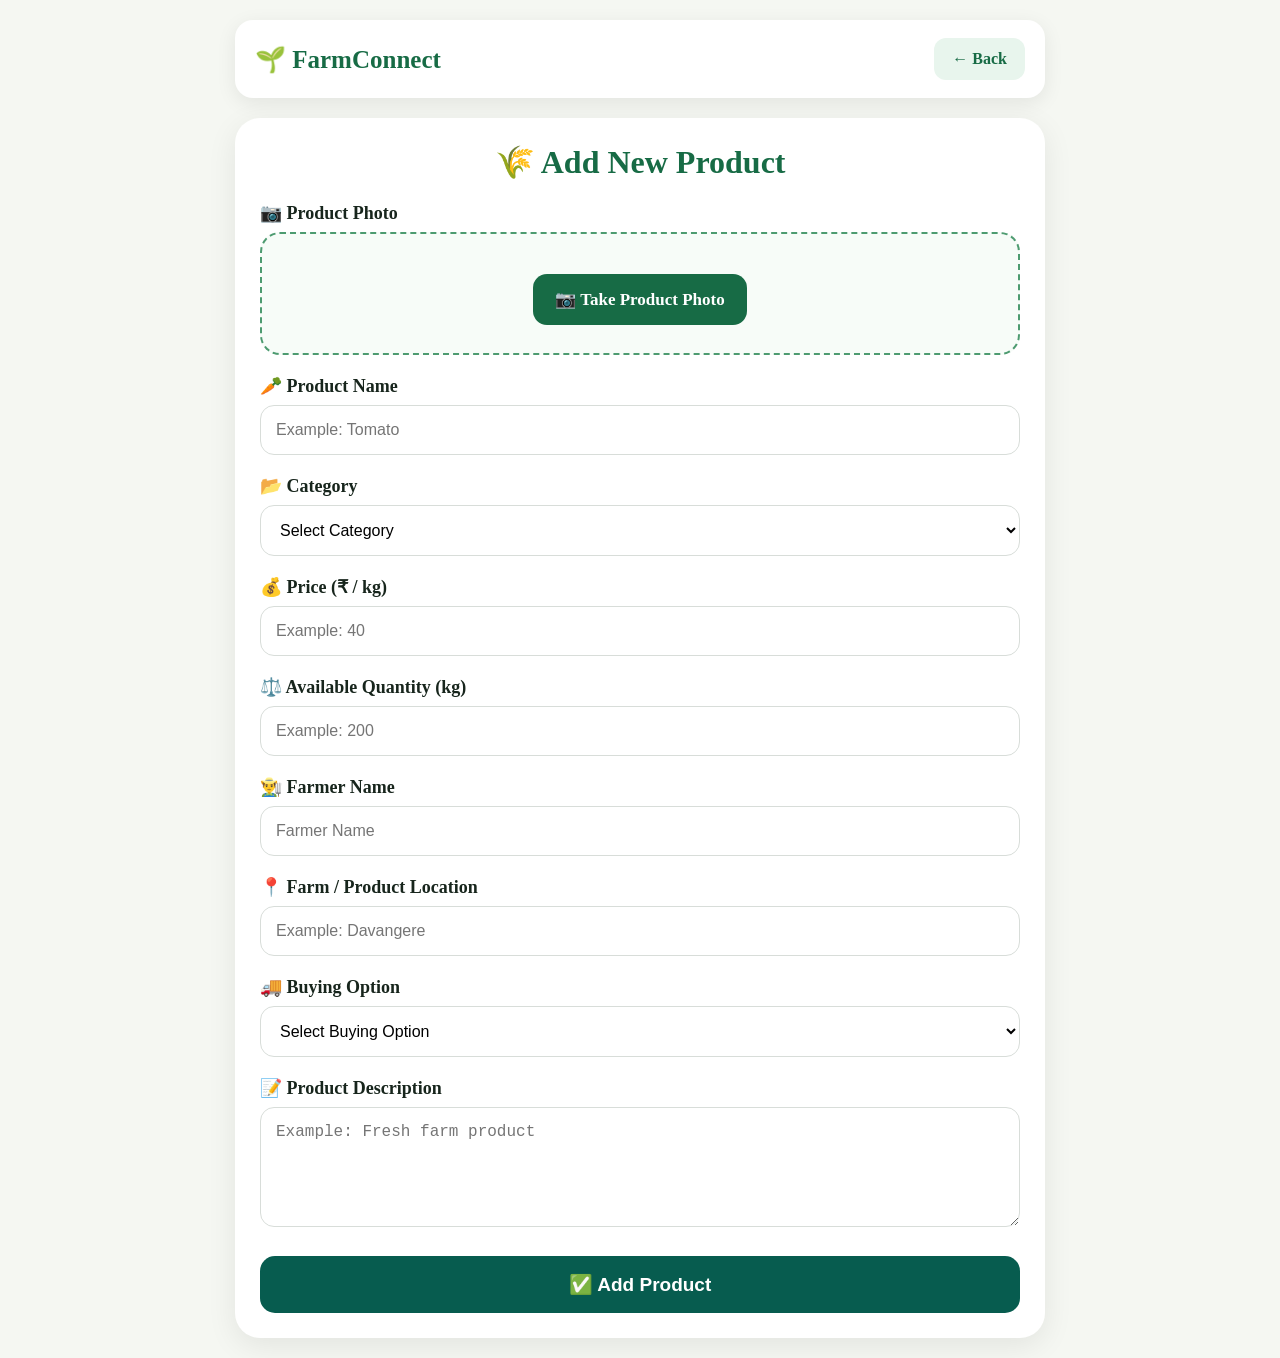
<file: add-product.html>
<!DOCTYPE html>
<html lang="en">
<head>
<meta charset="UTF-8">
<meta name="viewport" content="width=device-width, initial-scale=1.0">

<title>Add Product - FarmConnect</title>

<style>
*{
    box-sizing:border-box;
}

body{
    margin:0;
    font-family:Georgia,serif;
    background:#f5f7f2;
    color:#17251c;
}

.page{
    max-width:850px;
    margin:auto;
    padding:20px;
}

.header{
    display:flex;
    justify-content:space-between;
    align-items:center;
    background:white;
    padding:18px 20px;
    border-radius:18px;
    margin-bottom:20px;
    box-shadow:0 5px 20px rgba(0,0,0,.08);
}

.logo{
    color:#176b45;
    font-size:25px;
    font-weight:bold;
}

.back{
    text-decoration:none;
    background:#e8f5ed;
    color:#176b45;
    padding:12px 18px;
    border-radius:12px;
    font-weight:bold;
}

.card{
    background:white;
    padding:25px;
    border-radius:25px;
    box-shadow:0 8px 30px rgba(0,0,0,.08);
}

h1{
    text-align:center;
    color:#176b45;
    margin-top:0;
}

label{
    display:block;
    font-size:18px;
    font-weight:bold;
    margin:20px 0 8px;
}

input,select,textarea{
    width:100%;
    padding:15px;
    border:1px solid #d8ddd9;
    border-radius:14px;
    font-size:16px;
    background:#fff;
}

textarea{
    min-height:120px;
    resize:vertical;
}

.camera-box{
    border:2px dashed #4d9b70;
    border-radius:20px;
    padding:20px;
    text-align:center;
    background:#f7fcf8;
}

.camera-button{
    display:inline-block;
    background:#176b45;
    color:white;
    padding:15px 22px;
    border-radius:14px;
    font-weight:bold;
    cursor:pointer;
    font-size:17px;
}

#imagePreview{
    width:100%;
    max-height:260px;
    object-fit:contain;
    margin-top:15px;
    border-radius:15px;
    display:none;
    background:#eef3ef;
}

.add-btn{
    width:100%;
    margin-top:25px;
    padding:17px;
    border:none;
    border-radius:15px;
    background:#075c4f;
    color:white;
    font-size:19px;
    font-weight:bold;
    cursor:pointer;
}

.add-btn:active{
    transform:scale(.98);
}

.pageEnter{
    animation:pageIn .55s ease;
}

@keyframes pageIn{
    from{
        opacity:0;
        transform:translateY(35px);
    }
    to{
        opacity:1;
        transform:translateY(0);
    }
}

@media(max-width:600px){

    .page{
        padding:12px;
    }

    .card{
        padding:18px;
    }

    .logo{
        font-size:21px;
    }

    label{
        font-size:17px;
    }
}
</style>
</head>

<body class="pageEnter">

<div class="page">

    <div class="header">
        <div class="logo">🌱 FarmConnect</div>

        <a href="farmer.html" class="back">
            ← Back
        </a>
    </div>


    <div class="card">

        <h1>🌾 Add New Product</h1>


        <!-- CAMERA -->
        <label>📷 Product Photo</label>

        <div class="camera-box">

            <label
                for="productImageInput"
                class="camera-button">
                📷 Take Product Photo
            </label>

            <input
                type="file"
                id="productImageInput"
                accept="image/*"
                capture="environment"
                style="display:none;"
            >

            <img
                id="imagePreview"
                alt="Product Preview"
            >

        </div>


        <!-- PRODUCT NAME -->
        <label>🥕 Product Name</label>

        <input
            type="text"
            id="productName"
            placeholder="Example: Tomato"
        >


        <!-- CATEGORY -->
        <label>📂 Category</label>

        <select id="productCategory">

            <option value="">
                Select Category
            </option>

            <option value="fruits">
                Fruits
            </option>

            <option value="vegetables">
                Vegetables
            </option>

            <option value="grains">
                Grains
            </option>

        </select>


        <!-- PRICE -->
        <label>💰 Price (₹ / kg)</label>

        <input
            type="number"
            id="productPrice"
            placeholder="Example: 40"
            min="1"
        >


        <!-- QUANTITY -->
        <label>⚖️ Available Quantity (kg)</label>

        <input
            type="number"
            id="productQuantity"
            placeholder="Example: 200"
            min="1"
        >


        <!-- FARMER -->
        <label>👨‍🌾 Farmer Name</label>

        <input
            type="text"
            id="farmerName"
            placeholder="Farmer Name"
        >


        <!-- LOCATION -->
        <label>📍 Farm / Product Location</label>

        <input
            type="text"
            id="productLocation"
            placeholder="Example: Davangere"
        >


        <!-- BUYING OPTION -->
        <label>🚚 Buying Option</label>

        <select id="buyingOption">

            <option value="">
                Select Buying Option
            </option>

            <option value="self">
                🧺 Self Buying / Pickup
            </option>

            <option value="delivery">
                🚚 Delivery Available
            </option>

        </select>


        <!-- DESCRIPTION -->
        <label>📝 Product Description</label>

        <textarea
            id="productDescription"
            placeholder="Example: Fresh farm product"
        ></textarea>


        <!-- BUTTON -->
        <button
            class="add-btn"
            id="addProductBtn"
            type="button"
        >
            ✅ Add Product
        </button>

    </div>

</div>


<script>

/* =========================================
   GLOBAL PHOTO VARIABLE
========================================= */

let compressedImage = "";


/* =========================================
   CAMERA PHOTO
========================================= */

document
.getElementById("productImageInput")
.addEventListener("change", function(event){

    const file = event.target.files[0];

    if(!file){
        return;
    }

    if(!file.type.startsWith("image/")){
        alert("Please select a valid image.");
        return;
    }

    const reader = new FileReader();

    reader.onload = function(e){

        const preview =
            document.getElementById("imagePreview");

        preview.src = e.target.result;
        preview.style.display = "block";

        compressImage(file);
    };

    reader.onerror = function(){

        alert("Unable to read photo. Please try again.");

    };

    reader.readAsDataURL(file);

});


/* =========================================
   COMPRESS PHOTO
   VERY SMALL IMAGE
========================================= */

function compressImage(file){

    const reader = new FileReader();

    reader.onload = function(event){

        const img = new Image();

        img.onload = function(){

            const canvas =
                document.createElement("canvas");

            /*
             * SMALL SIZE
             * This prevents localStorage problems.
             */

            const MAX_SIZE = 350;

            let width = img.width;
            let height = img.height;


            if(width > height){

                if(width > MAX_SIZE){

                    height =
                        Math.round(
                            height * MAX_SIZE / width
                        );

                    width = MAX_SIZE;
                }

            }else{

                if(height > MAX_SIZE){

                    width =
                        Math.round(
                            width * MAX_SIZE / height
                        );

                    height = MAX_SIZE;
                }

            }


            canvas.width = width;
            canvas.height = height;


            const ctx =
                canvas.getContext("2d");

            ctx.drawImage(
                img,
                0,
                0,
                width,
                height
            );


            /*
             * LOW JPEG QUALITY
             * Small storage size
             */

            compressedImage =
                canvas.toDataURL(
                    "image/jpeg",
                    0.35
                );

        };


        img.onerror = function(){

            compressedImage = "";

        };


        img.src = event.target.result;

    };


    reader.onerror = function(){

        compressedImage = "";

    };


    reader.readAsDataURL(file);
}


/* =========================================
   ADD PRODUCT
========================================= */

document
.getElementById("addProductBtn")
.addEventListener("click", function(){

    const name =
        document
        .getElementById("productName")
        .value
        .trim();

    const category =
        document
        .getElementById("productCategory")
        .value;

    const price =
        document
        .getElementById("productPrice")
        .value;

    const quantity =
        document
        .getElementById("productQuantity")
        .value;

    const farmer =
        document
        .getElementById("farmerName")
        .value
        .trim();

    const location =
        document
        .getElementById("productLocation")
        .value
        .trim();

    const option =
        document
        .getElementById("buyingOption")
        .value;

    const description =
        document
        .getElementById("productDescription")
        .value
        .trim();


    /* =====================================
       VALIDATION
    ===================================== */

    if(!name){

        alert("Please enter product name.");
        return;

    }


    if(!category){

        alert("Please select category.");
        return;

    }


    if(!price || Number(price) <= 0){

        alert("Please enter valid price.");
        return;

    }


    if(!quantity || Number(quantity) <= 0){

        alert("Please enter valid quantity.");
        return;

    }


    if(!farmer){

        alert("Please enter farmer name.");
        return;

    }


    if(!location){

        alert("Please enter product location.");
        return;

    }


    if(!option){

        alert("Please select buying option.");
        return;

    }


    /* =====================================
       WAIT FOR PHOTO COMPRESSION
    ===================================== */

    const button =
        document.getElementById("addProductBtn");

    button.disabled = true;

    button.innerText =
        "⏳ Saving Product...";


    setTimeout(function(){

        saveProduct();

    }, 300);

});


/* =========================================
   SAVE PRODUCT
========================================= */

function saveProduct(){

    const name =
        document
        .getElementById("productName")
        .value
        .trim();

    const category =
        document
        .getElementById("productCategory")
        .value;

    const price =
        Number(
            document
            .getElementById("productPrice")
            .value
        );

    const quantity =
        Number(
            document
            .getElementById("productQuantity")
            .value
        );

    const farmer =
        document
        .getElementById("farmerName")
        .value
        .trim();

    const location =
        document
        .getElementById("productLocation")
        .value
        .trim();

    const option =
        document
        .getElementById("buyingOption")
        .value;

    const description =
        document
        .getElementById("productDescription")
        .value
        .trim();


    /* =====================================
       PRODUCT OBJECT
    ===================================== */

    const product = {

        id:
            "farmer_" +
            Date.now(),

        name:name,

        category:category,

        price:price,

        quantity:quantity,

        farmer:farmer,

        location:location,

        distance:"Nearby",

        option:option,

        description:
            description || "Fresh farm product",

        emoji:
            category === "fruits"
            ? "🍎"
            : category === "vegetables"
            ? "🥕"
            : "🌾",

        farmerProduct:true,

        /*
         * COMPRESSED IMAGE
         */

        image:
            compressedImage || ""

    };


    /* =====================================
       GET OLD PRODUCTS
    ===================================== */

    localStorage.removeItem("farmConnectProducts");

    let products = [];

    try{

        const oldData =
            localStorage.getItem(
                "farmConnectProducts"
            );

        if(oldData){

            const parsed =
                JSON.parse(oldData);

            if(Array.isArray(parsed)){

                products = parsed;

            }

        }

    }catch(error){

        products = [];

    }


    /* =====================================
       REMOVE VERY LARGE OLD IMAGES
       ONLY OLD FARMER PRODUCTS
    ===================================== */

    products =
        products.map(function(item){

            if(
                item &&
                item.farmerProduct === true
            ){

                /*
                 * Keep only if reasonably small.
                 * This prevents old huge photos
                 * from filling storage.
                 */

                if(
                    typeof item.image === "string" &&
                    item.image.length > 250000
                ){

                    item.image = "";

                }

            }

            return item;

        });


    products.push(product);


    /* =====================================
       SAVE
    ===================================== */

    try{

        localStorage.setItem(
            "farmConnectProducts",
            JSON.stringify(products)
        );


        alert(
            "✅ Product added successfully!"
        );


        window.location.href =
            "farmer-products.html";


    }catch(error){

        /*
         * If browser is already full,
         * remove old farmer images and retry.
         */

        try{

            products =
                products.map(function(item){

                    if(
                        item &&
                        item.farmerProduct === true
                    ){

                        item.image = "";

                    }

                    return item;

                });


            localStorage.setItem(
                "farmConnectProducts",
                JSON.stringify(products)
            );


            alert(
                "✅ Product added successfully!\n\n" +
                "Old large photos were removed to free storage."
            );


            window.location.href =
                "farmer-products.html";


        }catch(secondError){

            alert(
                "Storage full.\n\n" +
                "Please open Farmer Products and delete old products, then try again."
            );


            const button =
                document
                .getElementById("addProductBtn");

            button.disabled = false;

            button.innerText =
                "✅ Add Product";

        }

    }

}

</script>

</body>
  </html>
</file>
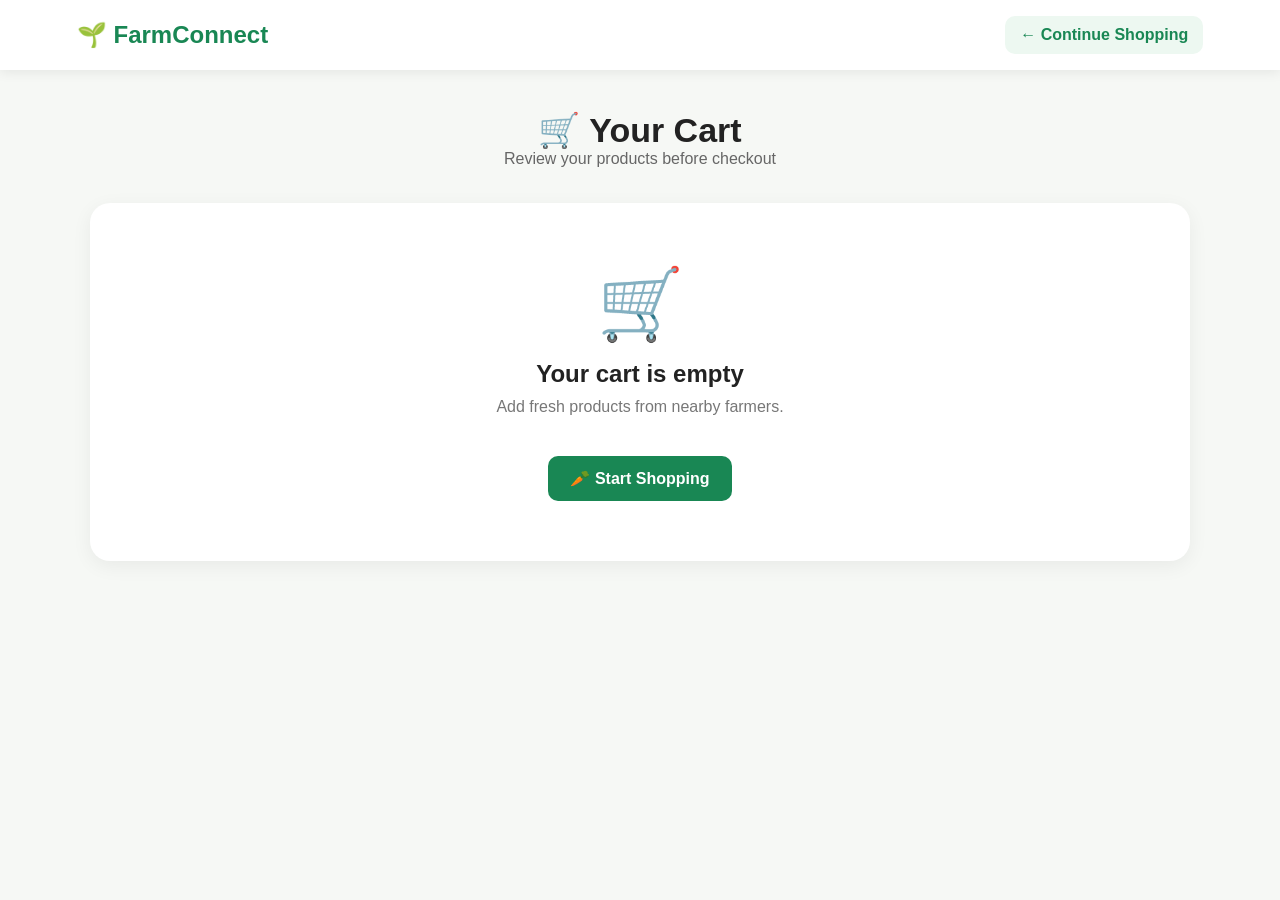
<file: cart.html>
<!DOCTYPE html>
<html lang="en">

<head>

    <meta charset="UTF-8">

    <meta
        name="viewport"
        content="width=device-width, initial-scale=1.0">

    <title>FarmConnect | Cart</title>

    <link
        rel="stylesheet"
        href="css/style.css">

    <style>

        * {
            box-sizing: border-box;
        }

        body {
            margin: 0;
            font-family: Arial, sans-serif;
            background: #f6f8f5;
            color: #222;
            animation: pageEnter 0.55s ease-out;
        }

        @keyframes pageEnter {

            from {
                opacity: 0;
                transform: translateY(70px);
            }

            to {
                opacity: 1;
                transform: translateY(0);
            }

        }

        /* =========================
           HEADER
        ========================= */

        .topbar {

            background: white;

            padding: 16px 6%;

            display: flex;

            justify-content: space-between;

            align-items: center;

            box-shadow:
                0 2px 12px
                rgba(0,0,0,0.08);

            position: sticky;

            top: 0;

            z-index: 100;

        }

        .logo {

            color: #198754;

            font-size: 24px;

            font-weight: bold;

        }

        .back-btn {

            text-decoration: none;

            background: #edf8f1;

            color: #198754;

            padding: 10px 15px;

            border-radius: 10px;

            font-weight: bold;

        }

        /* =========================
           MAIN
        ========================= */

        .cart-container {

            width: 92%;

            max-width: 1100px;

            margin: 40px auto 70px;

        }

        .page-title {

            text-align: center;

            margin-bottom: 35px;

        }

        .page-title h1 {

            margin: 0;

            font-size: 34px;

        }

        .page-title p {

            color: #666;

        }

        /* =========================
           CART LAYOUT
        ========================= */

        .cart-layout {

            display: grid;

            grid-template-columns:
                1fr 350px;

            gap: 25px;

            align-items: start;

        }

        /* =========================
           CART ITEMS
        ========================= */

        .cart-items {

            display: grid;

            gap: 15px;

        }

        .cart-item {

            background: white;

            border-radius: 18px;

            padding: 18px;

            display: grid;

            grid-template-columns:
                100px 1fr auto;

            gap: 18px;

            align-items: center;

            box-shadow:
                0 4px 15px
                rgba(0,0,0,0.07);

        }

        .item-image {

            width: 100px;

            height: 100px;

            border-radius: 14px;

            background: #edf5ec;

            display: flex;

            align-items: center;

            justify-content: center;

            overflow: hidden;

        }

        .item-image img {

            width: 100%;

            height: 100%;

            object-fit: cover;

        }

        .item-emoji {

            font-size: 48px;

        }

        .item-name {

            margin: 0 0 7px;

            font-size: 20px;

        }

        .item-price {

            color: #198754;

            font-weight: bold;

            font-size: 17px;

            margin-bottom: 7px;

        }

        .item-info {

            color: #777;

            font-size: 13px;

            margin: 4px 0;

        }

        /* =========================
           QUANTITY
        ========================= */

        .quantity-control {

            display: flex;

            align-items: center;

            width: fit-content;

            border: 1px solid #ddd;

            border-radius: 9px;

            overflow: hidden;

            margin-top: 10px;

        }

        .quantity-control button {

            width: 34px;

            height: 34px;

            border: none;

            background: #f3f3f3;

            font-size: 19px;

            cursor: pointer;

        }

        .quantity-value {

            width: 40px;

            text-align: center;

            font-weight: bold;

        }

        /* =========================
           RIGHT SIDE
        ========================= */

        .cart-summary {

            background: white;

            border-radius: 20px;

            padding: 25px;

            box-shadow:
                0 5px 20px
                rgba(0,0,0,0.08);

            position: sticky;

            top: 90px;

        }

        .cart-summary h2 {

            margin-top: 0;

        }

        .summary-row {

            display: flex;

            justify-content: space-between;

            padding: 10px 0;

            color: #666;

        }

        .total-row {

            display: flex;

            justify-content: space-between;

            padding: 17px 0;

            border-top: 1px solid #eee;

            margin-top: 10px;

            font-size: 20px;

            font-weight: bold;

        }

        .total-price {

            color: #198754;

        }

        .checkout-btn {

            width: 100%;

            border: none;

            background: #198754;

            color: white;

            padding: 15px;

            border-radius: 12px;

            font-size: 16px;

            font-weight: bold;

            cursor: pointer;

            margin-top: 10px;

        }

        .checkout-btn:hover {

            background: #146c43;

        }

        .continue-btn {

            width: 100%;

            border: none;

            background: #f1f1f1;

            color: #555;

            padding: 13px;

            border-radius: 12px;

            font-weight: bold;

            cursor: pointer;

            margin-top: 10px;

        }

        /* =========================
           REMOVE
        ========================= */

        .remove-btn {

            border: none;

            background: #fff0f0;

            color: #dc3545;

            padding: 8px 12px;

            border-radius: 8px;

            cursor: pointer;

            font-weight: bold;

            margin-top: 10px;

        }

        /* =========================
           EMPTY CART
        ========================= */

        .empty-cart {

            background: white;

            border-radius: 20px;

            padding: 60px 20px;

            text-align: center;

            box-shadow:
                0 5px 20px
                rgba(0,0,0,0.06);

        }

        .empty-icon {

            font-size: 70px;

            margin-bottom: 15px;

        }

        .empty-cart h2 {

            margin: 0 0 10px;

        }

        .empty-cart p {

            color: #777;

        }

        .shop-btn {

            display: inline-block;

            margin-top: 15px;

            text-decoration: none;

            background: #198754;

            color: white;

            padding: 13px 22px;

            border-radius: 10px;

            font-weight: bold;

        }

        /* =========================
           MOBILE
        ========================= */

        @media(max-width: 800px) {

            .cart-layout {

                grid-template-columns: 1fr;

            }

            .cart-summary {

                position: static;

            }

        }

        @media(max-width: 550px) {

            .logo {

                font-size: 20px;

            }

            .cart-item {

                grid-template-columns:
                    80px 1fr;

                gap: 12px;

            }

            .item-image {

                width: 80px;

                height: 80px;

            }

            .item-emoji {

                font-size: 38px;

            }

            .item-actions {

                grid-column: 1 / -1;

                display: flex;

                justify-content: space-between;

                align-items: center;

            }

            .page-title h1 {

                font-size: 28px;

            }

        }

    </style>

</head>


<body>


<!-- =========================
     HEADER
========================= -->

<header class="topbar">

    <div class="logo">

        🌱 FarmConnect

    </div>

    <a
        href="customer.html"
        class="back-btn">

        ← Continue Shopping

    </a>

</header>



<!-- =========================
     MAIN
========================= -->

<main class="cart-container">


    <section class="page-title">

        <h1>

            🛒 Your Cart

        </h1>

        <p>

            Review your products before checkout

        </p>

    </section>



    <div
        id="emptyCart"
        class="empty-cart"
        style="display:none;">

        <div class="empty-icon">

            🛒

        </div>

        <h2>

            Your cart is empty

        </h2>

        <p>

            Add fresh products from nearby farmers.

        </p>

        <a
            href="products.html"
            class="shop-btn">

            🥕 Start Shopping

        </a>

    </div>



    <div
        id="cartLayout"
        class="cart-layout">


        <!-- =====================
             CART ITEMS
        ====================== -->

        <section
            id="cartItems"
            class="cart-items">

        </section>



        <!-- =====================
             SUMMARY
        ====================== -->

        <aside class="cart-summary">

            <h2>

                Order Summary

            </h2>


            <div class="summary-row">

                <span>

                    Items

                </span>

                <span id="itemCount">

                    0

                </span>

            </div>


            <div class="summary-row">

                <span>

                    Subtotal

                </span>

                <span id="subtotal">

                    ₹0

                </span>

            </div>


            <div class="summary-row">

                <span>

                    Delivery

                </span>

                <span id="deliveryCharge">

                    ₹0

                </span>

            </div>


            <div class="total-row">

                <span>

                    Total

                </span>

                <span
                    id="totalPrice"
                    class="total-price">

                    ₹0

                </span>

            </div>


            <button
                class="checkout-btn"
                onclick="goToCheckout()">

                Proceed to Checkout →

            </button>


            <button
                class="continue-btn"
                onclick="continueShopping()">

                ← Continue Shopping

            </button>

        </aside>


    </div>


</main>



<script>


// ========================================
// LOAD CART
// ========================================

let cart = [];



function loadCart() {


    try {

        cart =
            JSON.parse(
                localStorage.getItem(
                    "farmConnectCart"
                )
            ) || [];

    }

    catch(error) {

        console.error(
            "Cart loading error:",
            error
        );

        cart = [];

    }


    renderCart();

}



// ========================================
// RENDER CART
// ========================================

function renderCart() {


    const cartItems =
        document.getElementById(
            "cartItems"
        );


    const cartLayout =
        document.getElementById(
            "cartLayout"
        );


    const emptyCart =
        document.getElementById(
            "emptyCart"
        );


    if (!cart.length) {

        cartLayout.style.display =
            "none";

        emptyCart.style.display =
            "block";

        return;

    }


    cartLayout.style.display =
        "grid";

    emptyCart.style.display =
        "none";


    cartItems.innerHTML = "";


    let subtotal = 0;

    let totalItems = 0;


    cart.forEach(function(item, index) {


        const price =
            Number(item.price) || 0;


        const quantity =
            Number(item.quantity) || 1;


        const itemTotal =
            price * quantity;


        subtotal += itemTotal;

        totalItems += quantity;



        let imageHTML;


        if (item.image) {

            imageHTML = `

                <img
                    src="${item.image}"
                    alt="${item.name}"
                    onerror="
                        this.style.display='none';
                    "
                >

            `;

        }

        else {

            imageHTML = `

                <div class="item-emoji">

                    ${item.emoji || "🌾"}

                </div>

            `;

        }



        const optionText =
            item.option === "delivery"

                ? "🚚 Delivery Available"

                : "🛍️ Self Buying";



        cartItems.innerHTML += `

            <div class="cart-item">


                <div class="item-image">

                    ${imageHTML}

                </div>


                <div>


                    <h3 class="item-name">

                        ${item.name}

                    </h3>


                    <div class="item-price">

                        ₹${price}/kg

                    </div>


                    <div class="item-info">

                        👨‍🌾 ${item.farmer || "Local Farmer"}

                    </div>


                    <div class="item-info">

                        📍 ${item.location || "Davangere"}

                    </div>


                    <div class="item-info">

                        ${optionText}

                    </div>


                    <div class="quantity-control">


                        <button
                            onclick="
                                decreaseCartQuantity(${index})
                            ">

                            −

                        </button>


                        <span class="quantity-value">

                            ${quantity}

                        </span>


                        <button
                            onclick="
                                increaseCartQuantity(${index})
                            ">

                            +

                        </button>


                    </div>


                </div>


                <div class="item-actions">


                    <strong>

                        ₹${itemTotal}

                    </strong>


                    <br>


                    <button
                        class="remove-btn"
                        onclick="
                            removeFromCart(${index})
                        ">

                        🗑 Remove

                    </button>


                </div>


            </div>

        `;

    });



    // SUMMARY

    document.getElementById(
        "itemCount"
    ).innerText =
        totalItems;


    document.getElementById(
        "subtotal"
    ).innerText =
        "₹" + subtotal;


    // Demo delivery charge

    let deliveryCharge = 0;


    const hasDelivery =
        cart.some(function(item) {

            return item.option === "delivery";

        });


    if (hasDelivery) {

        deliveryCharge = 40;

    }


    document.getElementById(
        "deliveryCharge"
    ).innerText =
        deliveryCharge === 0
            ? "Free"
            : "₹" + deliveryCharge;


    const total =
        subtotal + deliveryCharge;


    document.getElementById(
        "totalPrice"
    ).innerText =
        "₹" + total;

}



// ========================================
// INCREASE QUANTITY
// ========================================

function increaseCartQuantity(index) {


    const item =
        cart[index];


    const available =
        Number(
            item.availableQuantity ||
            item.stock ||
            999
        );


    const current =
        Number(item.quantity) || 1;


    if (current >= available) {

        alert(
            "Maximum available quantity reached."
        );

        return;

    }


    item.quantity =
        current + 1;


    saveCart();

}



// ========================================
// DECREASE QUANTITY
// ========================================

function decreaseCartQuantity(index) {


    const item =
        cart[index];


    const current =
        Number(item.quantity) || 1;


    if (current <= 1) {

        removeFromCart(index);

        return;

    }


    item.quantity =
        current - 1;


    saveCart();

}



// ========================================
// REMOVE PRODUCT
// ========================================

function removeFromCart(index) {


    const productName =
        cart[index]?.name ||
        "this product";


    const confirmRemove =
        confirm(
            "Remove " +
            productName +
            " from cart?"
        );


    if (!confirmRemove) {

        return;

    }


    cart.splice(
        index,
        1
    );


    saveCart();

}



// ========================================
// SAVE CART
// ========================================

function saveCart() {


    localStorage.setItem(
        "farmConnectCart",
        JSON.stringify(cart)
    );


    renderCart();

}



// ========================================
// CHECKOUT
// ========================================

function goToCheckout() {


    if (!cart.length) {

        alert(
            "Your cart is empty."
        );

        return;

    }


    window.location.href =
        "checkout.html";

}



// ========================================
// CONTINUE SHOPPING
// ========================================

function continueShopping() {

    window.location.href =
        "products.html";

}



// ========================================
// START
// ========================================

loadCart();

</script>


</body>

</html>
</file>
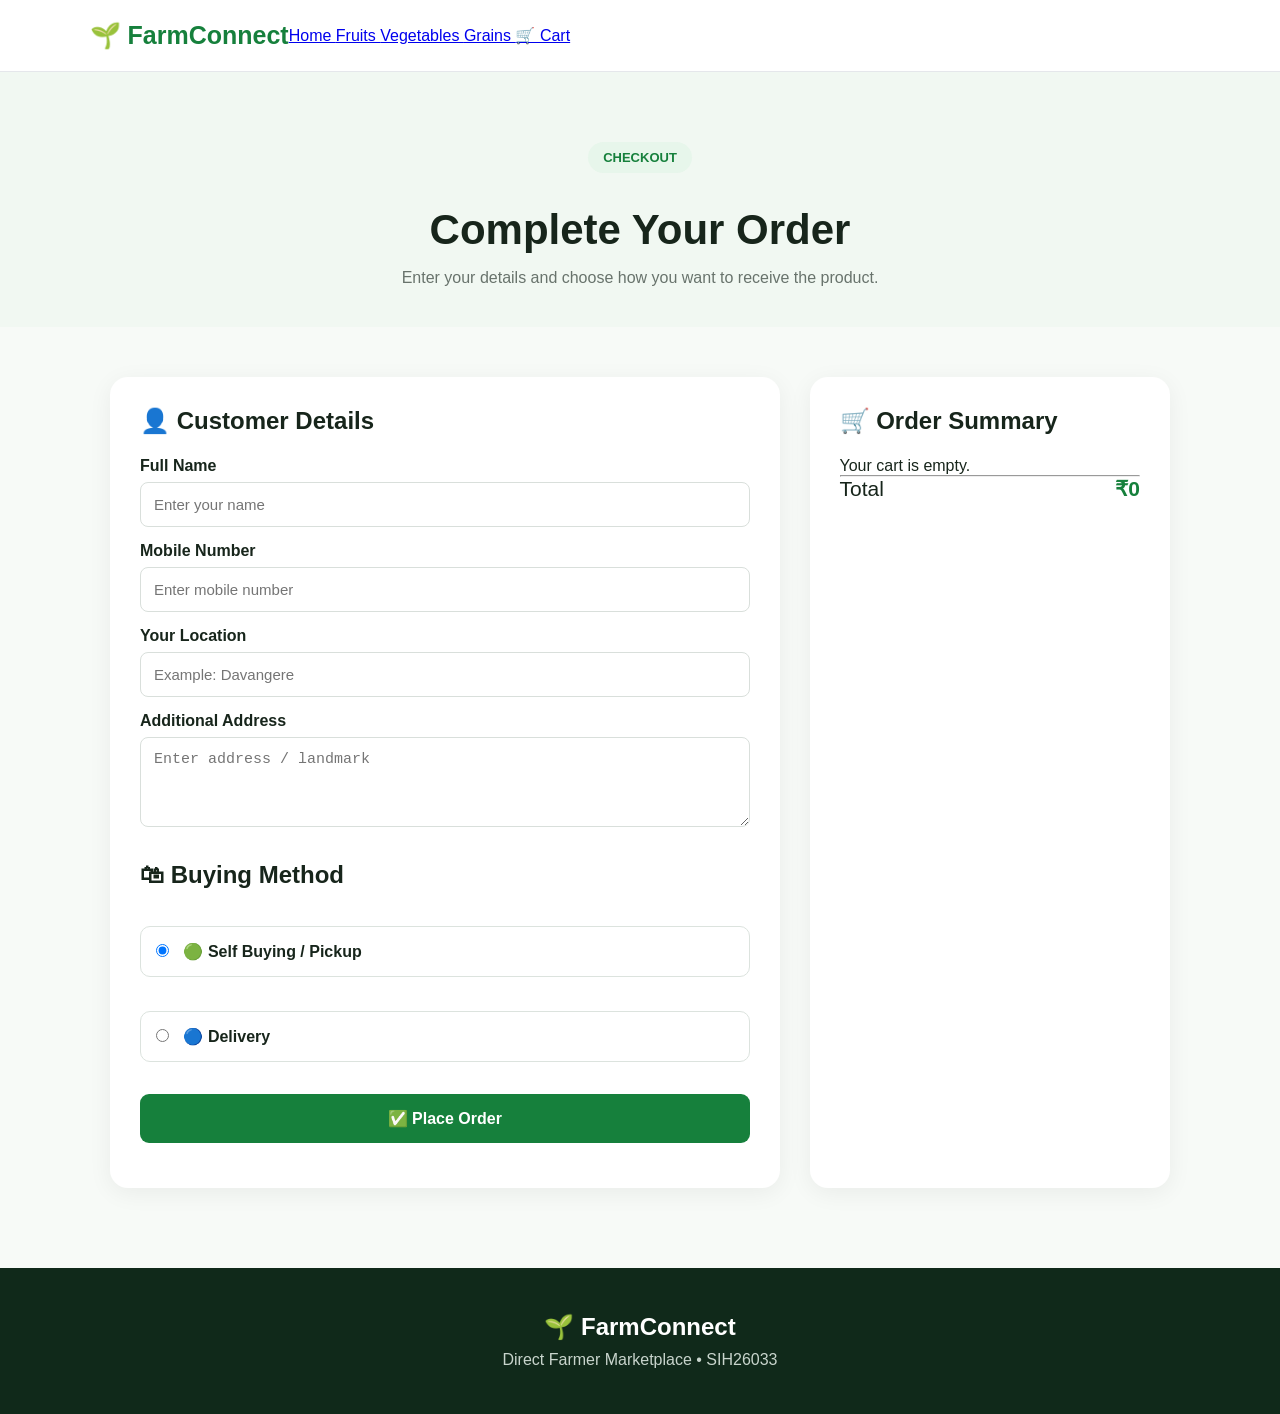
<file: checkout.html>
<!DOCTYPE html>
<html lang="en">

<head>

    <meta charset="UTF-8">

    <meta
        name="viewport"
        content="width=device-width, initial-scale=1.0"
    >

    <title>Checkout | FarmConnect</title>

    <link
        rel="stylesheet"
        href="css/style.css"
    >

</head>

<body>


<header class="header">

    <div class="logo">
        🌱 FarmConnect
    </div>

    <nav>

        <a href="customer.html">
            Home
        </a>

        <a href="fruits.html">
            Fruits
        </a>

        <a href="vegetables.html">
            Vegetables
        </a>

        <a href="grains.html">
            Grains
        </a>

        <a href="cart.html">
            🛒 Cart
        </a>

    </nav>

</header>



<section class="products-header">

    <span class="tag">
        CHECKOUT
    </span>

    <h1>
        Complete Your Order
    </h1>

    <p>
        Enter your details and choose how
        you want to receive the product.
    </p>

</section>



<section class="checkout-section">


    <!-- CUSTOMER DETAILS -->

    <div class="checkout-form">

        <h2>
            👤 Customer Details
        </h2>


        <label>
            Full Name
        </label>

        <input
            type="text"
            id="customerName"
            placeholder="Enter your name"
        >


        <label>
            Mobile Number
        </label>

        <input
            type="tel"
            id="customerPhone"
            placeholder="Enter mobile number"
        >


        <label>
            Your Location
        </label>

        <input
            type="text"
            id="customerLocation"
            placeholder="Example: Davangere"
        >


        <label>
            Additional Address
        </label>

        <textarea
            id="customerAddress"
            placeholder="Enter address / landmark"
        ></textarea>


        <h2 class="checkout-method-title">
            🛍 Buying Method
        </h2>


        <div class="method-box">

            <label class="method-option">

                <input
                    type="radio"
                    name="buyMethod"
                    value="self"
                    checked
                >

                <span>
                    🟢 Self Buying / Pickup
                </span>

            </label>


            <label class="method-option">

                <input
                    type="radio"
                    name="buyMethod"
                    value="delivery"
                >

                <span>
                    🔵 Delivery
                </span>

            </label>

        </div>


        <button
            class="place-order-btn"
            onclick="placeOrder()"
        >
            ✅ Place Order
        </button>


        <p
            id="checkoutMessage"
            class="checkout-message"
        ></p>

    </div>



    <!-- ORDER SUMMARY -->

    <div class="checkout-summary">

        <h2>
            🛒 Order Summary
        </h2>


        <div id="checkoutItems">

        </div>


        <hr>


        <div class="summary-total">

            <span>
                Total
            </span>

            <strong id="checkoutTotal">
                ₹0
            </strong>

        </div>

    </div>


</section>



<footer>

    <h3>
        🌱 FarmConnect
    </h3>

    <p>
        Direct Farmer Marketplace • SIH26033
    </p>

</footer>



<script src="js/checkout.js"></script>


</body>

</html>
</file>
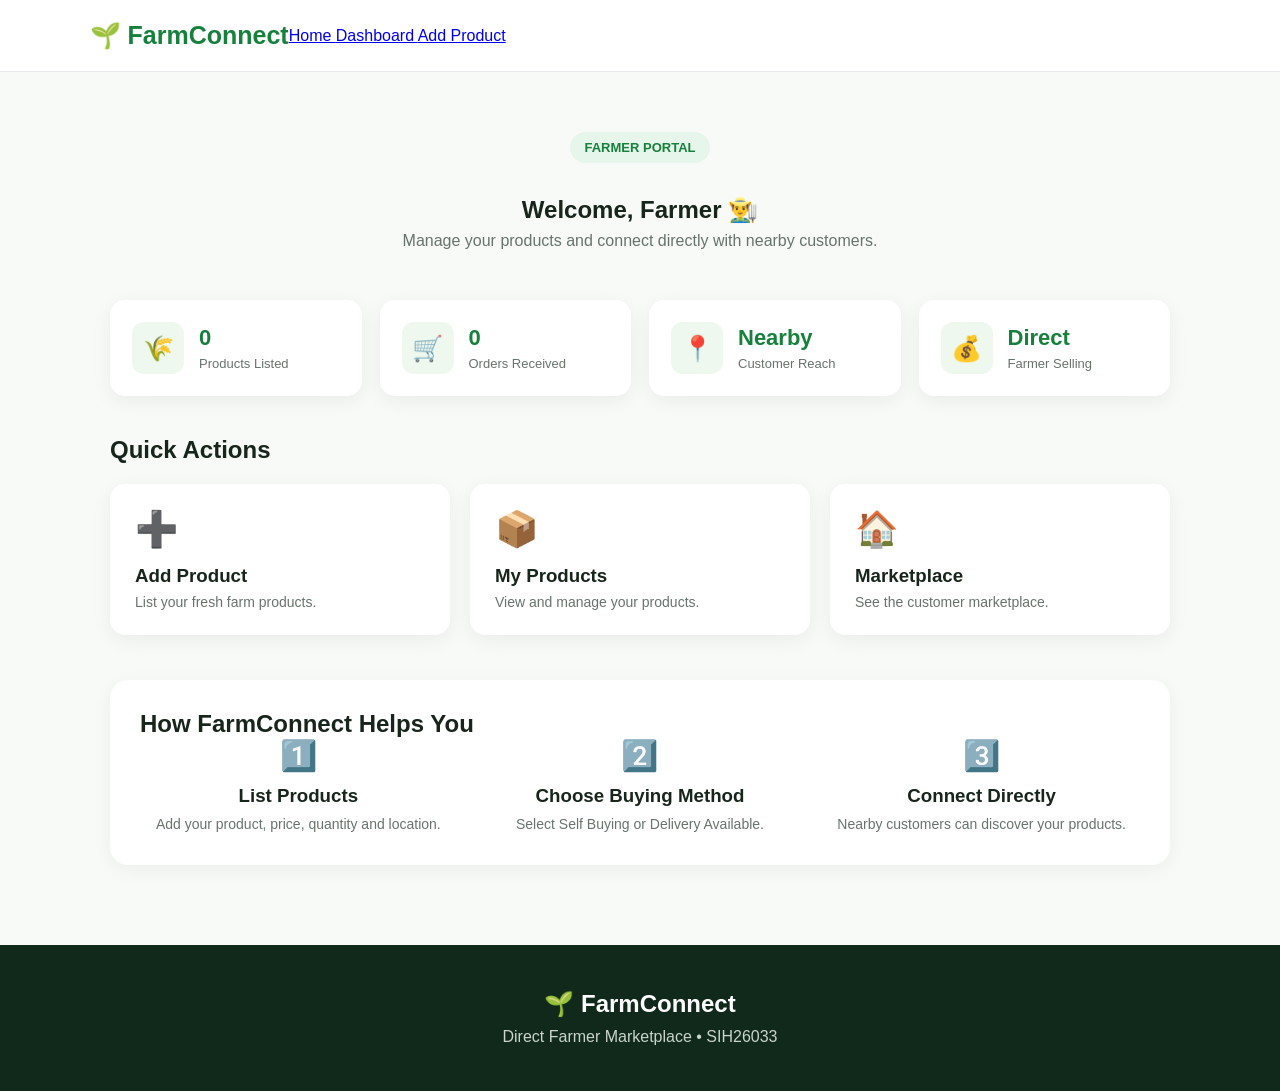
<file: farmer-dashboard.html>
<!DOCTYPE html>
<html lang="en">

<head>

    <meta charset="UTF-8">

    <meta
        name="viewport"
        content="width=device-width, initial-scale=1.0"
    >

    <title>Farmer Dashboard | FarmConnect</title>

    <link
        rel="stylesheet"
        href="css/style.css"
    >

</head>

<body>


<header class="header">

    <div class="logo">
        🌱 FarmConnect
    </div>

    <nav>

        <a href="index.html">
            Home
        </a>

        <a href="farmer-dashboard.html">
            Dashboard
        </a>

        <a href="add-product.html">
            Add Product
        </a>

    </nav>

</header>



<section class="dashboard-header">

    <span class="tag">
        FARMER PORTAL
    </span>

    <h1>
        Welcome, Farmer 👨‍🌾
    </h1>

    <p>
        Manage your products and connect
        directly with nearby customers.
    </p>

</section>



<section class="dashboard-container">


    <!-- STAT CARDS -->

    <div class="stats-grid">


        <div class="stat-card">

            <div class="stat-icon">
                🌾
            </div>

            <div>

                <h3 id="totalProducts">
                    0
                </h3>

                <p>
                    Products Listed
                </p>

            </div>

        </div>



        <div class="stat-card">

            <div class="stat-icon">
                🛒
            </div>

            <div>

                <h3 id="totalOrders">
                    0
                </h3>

                <p>
                    Orders Received
                </p>

            </div>

        </div>



        <div class="stat-card">

            <div class="stat-icon">
                📍
            </div>

            <div>

                <h3>
                    Nearby
                </h3>

                <p>
                    Customer Reach
                </p>

            </div>

        </div>



        <div class="stat-card">

            <div class="stat-icon">
                💰
            </div>

            <div>

                <h3>
                    Direct
                </h3>

                <p>
                    Farmer Selling
                </p>

            </div>

        </div>

    </div>



    <!-- QUICK ACTIONS -->

    <div class="dashboard-section">

        <h2>
            Quick Actions
        </h2>


        <div class="action-grid">


            <a
                href="add-product.html"
                class="dashboard-action"
            >

                <span>
                    ➕
                </span>

                <h3>
                    Add Product
                </h3>

                <p>
                    List your fresh farm products.
                </p>

            </a>



            <a
                href="farmer-products.html"
                class="dashboard-action"
            >

                <span>
                    📦
                </span>

                <h3>
                    My Products
                </h3>

                <p>
                    View and manage your products.
                </p>

            </a>



            <a
                href="index.html"
                class="dashboard-action"
            >

                <span>
                    🏠
                </span>

                <h3>
                    Marketplace
                </h3>

                <p>
                    See the customer marketplace.
                </p>

            </a>


        </div>

    </div>



    <!-- HOW IT WORKS -->

    <div class="dashboard-info">

        <h2>
            How FarmConnect Helps You
        </h2>


        <div class="info-grid">


            <div>
                <span>1️⃣</span>

                <h3>
                    List Products
                </h3>

                <p>
                    Add your product, price,
                    quantity and location.
                </p>

            </div>


            <div>
                <span>2️⃣</span>

                <h3>
                    Choose Buying Method
                </h3>

                <p>
                    Select Self Buying or
                    Delivery Available.
                </p>

            </div>


            <div>
                <span>3️⃣</span>

                <h3>
                    Connect Directly
                </h3>

                <p>
                    Nearby customers can
                    discover your products.
                </p>

            </div>

        </div>

    </div>


</section>



<footer>

    <h3>
        🌱 FarmConnect
    </h3>

    <p>
        Direct Farmer Marketplace • SIH26033
    </p>

</footer>



<script>

    const products =
        JSON.parse(
            localStorage.getItem(
                "farmConnectProducts"
            )
        ) || [];


    document.getElementById(
        "totalProducts"
    ).innerText =
        products.length;


    const orders =
        JSON.parse(
            localStorage.getItem(
                "farmConnectOrders"
            )
        ) || [];


    document.getElementById(
        "totalOrders"
    ).innerText =
        orders.length;

</script>


</body>

  </html>
</file>
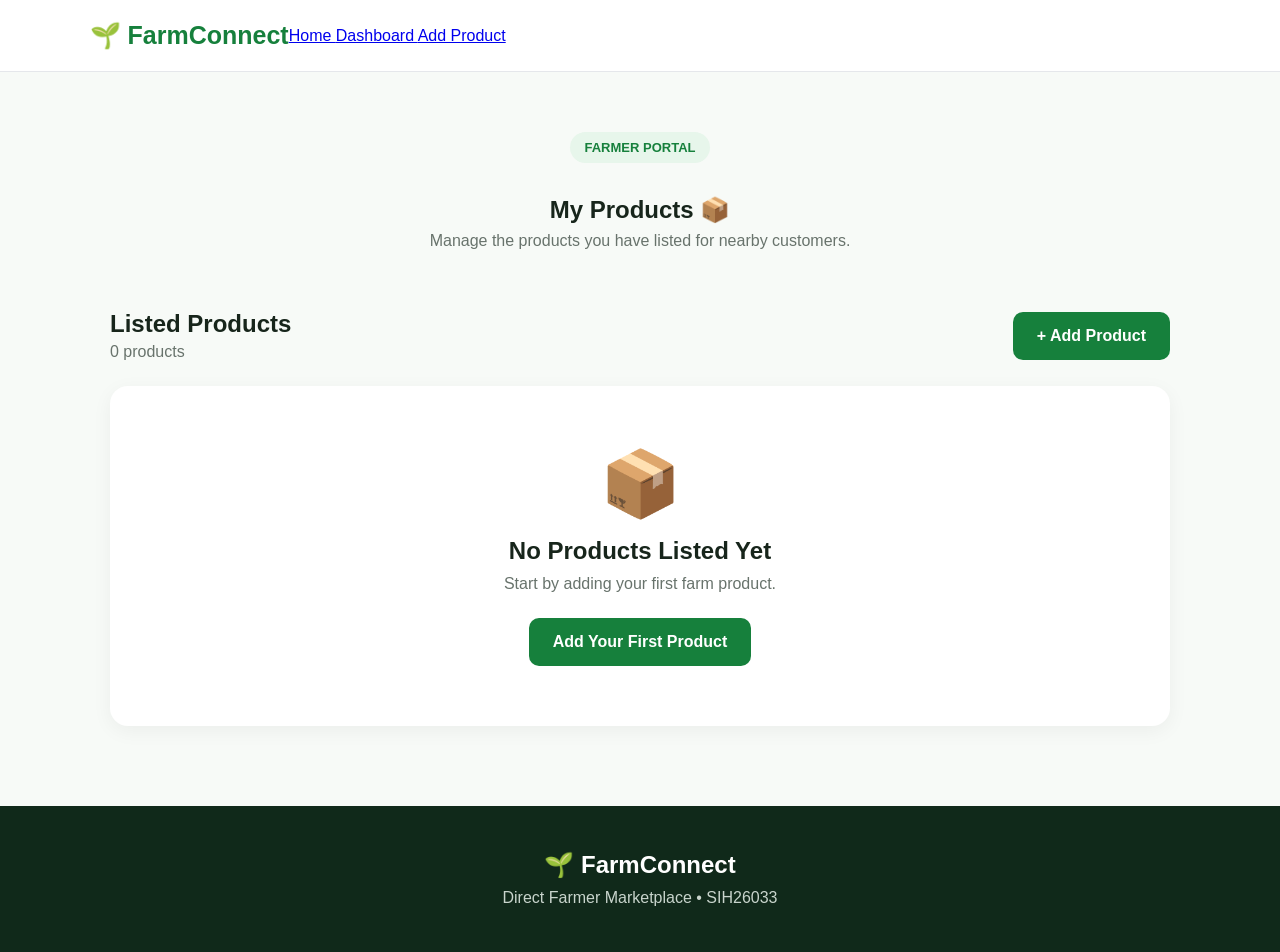
<file: farmer-products.html>
<!DOCTYPE html>
<html lang="en">

<head>

    <meta charset="UTF-8">

    <meta
        name="viewport"
        content="width=device-width, initial-scale=1.0"
    >

    <title>My Products | FarmConnect</title>

    <link
        rel="stylesheet"
        href="css/style.css"
    >

</head>


<body>


<header class="header">

    <div class="logo">
        🌱 FarmConnect
    </div>

    <nav>

        <a href="index.html">
            Home
        </a>

        <a href="farmer-dashboard.html">
            Dashboard
        </a>

        <a href="add-product.html">
            Add Product
        </a>

    </nav>

</header>



<section class="dashboard-header">

    <span class="tag">
        FARMER PORTAL
    </span>

    <h1>
        My Products 📦
    </h1>

    <p>
        Manage the products you have listed
        for nearby customers.
    </p>

</section>



<section class="farmer-products-section">


    <div class="products-top-bar">

        <div>

            <h2>
                Listed Products
            </h2>

            <p id="productCount">
                0 products
            </p>

        </div>


        <a
            href="add-product.html"
            class="main-btn"
        >
            + Add Product
        </a>

    </div>



    <div
        id="farmerProducts"
        class="farmer-products-grid"
    >

    </div>



    <div
        id="noProducts"
        class="no-products"
    >

        <div>
            📦
        </div>

        <h2>
            No Products Listed Yet
        </h2>

        <p>
            Start by adding your first farm product.
        </p>

        <a
            href="add-product.html"
            class="main-btn"
        >
            Add Your First Product
        </a>

    </div>


</section>



<footer>

    <h3>
        🌱 FarmConnect
    </h3>

    <p>
        Direct Farmer Marketplace • SIH26033
    </p>

</footer>



<script src="js/farmer-products.js"></script>


</body>

</html>
</file>
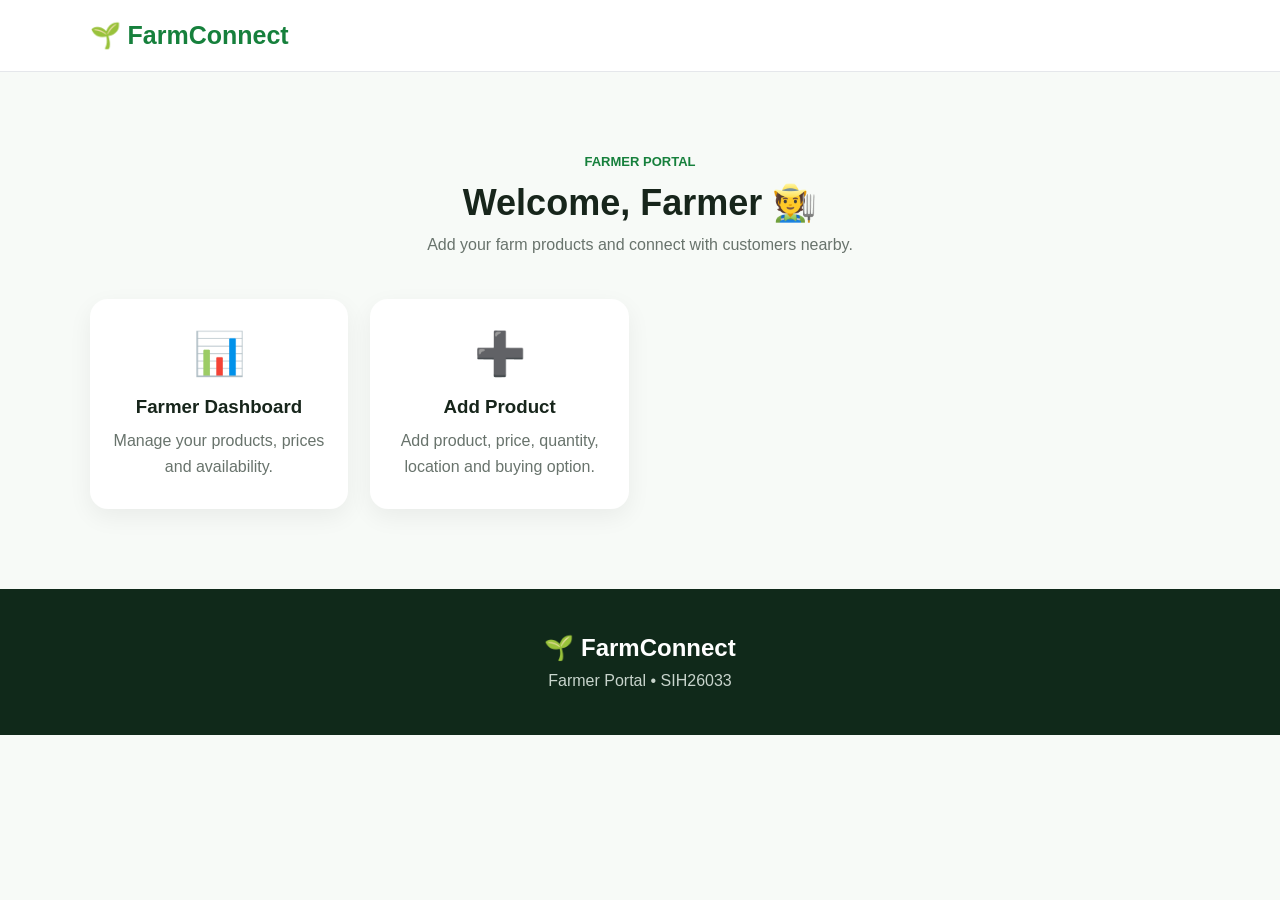
<file: farmer.html>
<!DOCTYPE html>
<html lang="en">

<head>

    <meta charset="UTF-8">

    <meta
        name="viewport"
        content="width=device-width, initial-scale=1.0"
    >

    <title>Farmer | FarmConnect</title>

    <link
        rel="stylesheet"
        href="css/style.css"
    >

</head>


<body>


<header class="header">

    <div class="logo">
        🌱 FarmConnect
    </div>

</header>


<section class="section">

    <div class="section-heading">

        <span>
            FARMER PORTAL
        </span>

        <h2>
            Welcome, Farmer 🧑‍🌾
        </h2>

        <p>
            Add your farm products and connect
            with customers nearby.
        </p>

    </div>


    <div class="steps">


        <a
            href="farmer-dashboard.html"
            class="step-card"
            style="text-decoration:none;color:inherit;"
        >

            <div class="step-icon">
                📊
            </div>

            <h3>
                Farmer Dashboard
            </h3>

            <p>
                Manage your products,
                prices and availability.
            </p>

        </a>


        <a
            href="add-product.html"
            class="step-card"
            style="text-decoration:none;color:inherit;"
        >

            <div class="step-icon">
                ➕
            </div>

            <h3>
                Add Product
            </h3>

            <p>
                Add product, price, quantity,
                location and buying option.
            </p>

        </a>


    </div>

</section>


<footer>

    <h3>
        🌱 FarmConnect
    </h3>

    <p>
        Farmer Portal • SIH26033
    </p>

</footer>


</body>

</html>
</file>
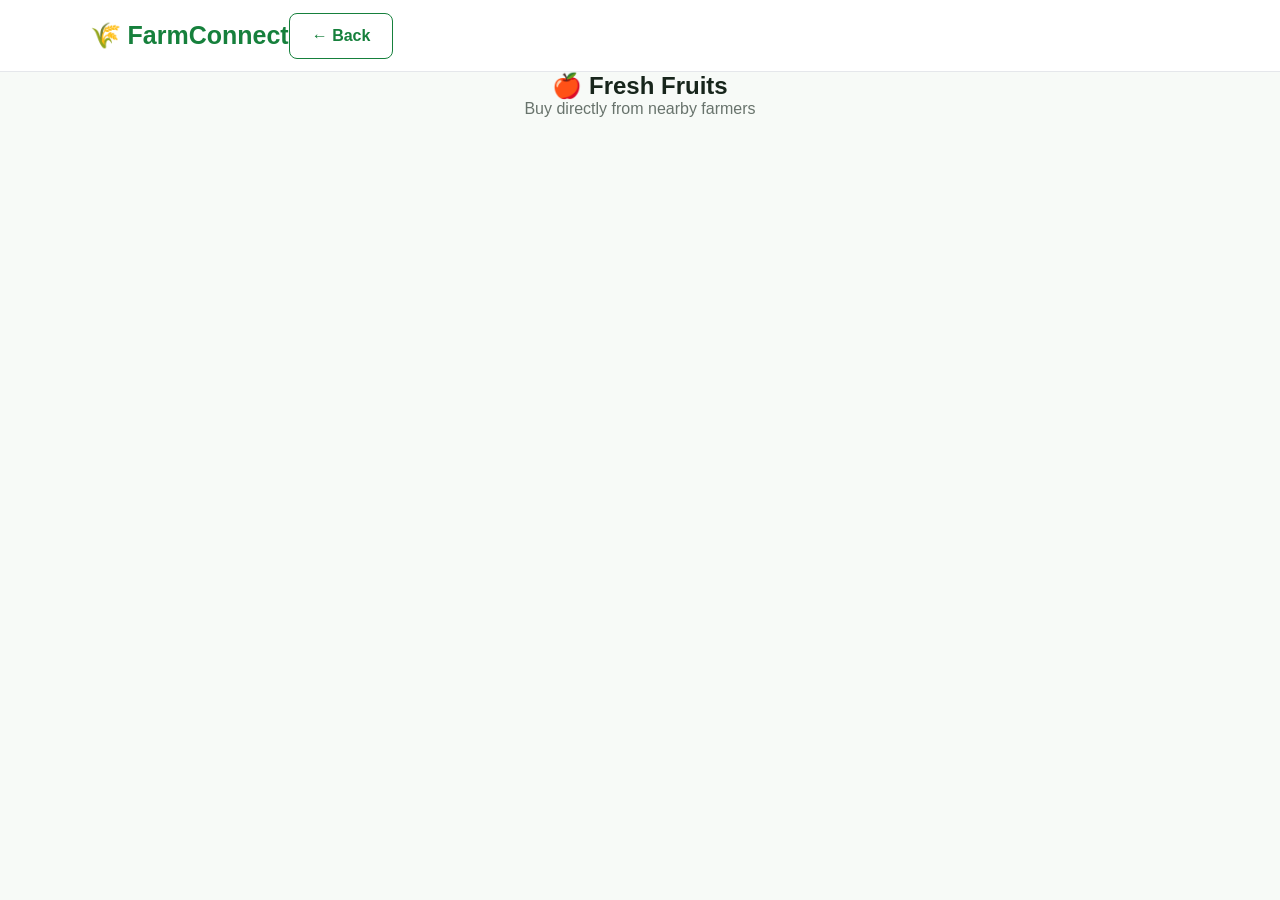
<file: fruits.html>
<!DOCTYPE html>
<html lang="en">
<head>
    <meta charset="UTF-8">
    <meta name="viewport" content="width=device-width, initial-scale=1.0">

    <title>Fruits | FarmConnect</title>

    <link rel="stylesheet" href="css/style.css">
</head>

<body>

<header class="header">
    <div class="logo">🌾 FarmConnect</div>

    <a href="customer.html" class="secondary-btn">
        ← Back
    </a>
</header>


<section class="customer-section">

    <div class="section-heading">
        <h1>🍎 Fresh Fruits</h1>

        <p>
            Buy directly from nearby farmers
        </p>
    </div>


    <div id="productList" class="product-grid">
    </div>

</section>


<script src="js/products.js"></script>

<script>

const products = getProductsByCategory("fruits");

const productList = document.getElementById("productList");


function showProducts() {

    productList.innerHTML = "";

    if (products.length === 0) {

        productList.innerHTML = `
            <div class="empty-state">
                <h2>No fruits available</h2>
                <p>Farmers have not added fruits yet.</p>
            </div>
        `;

        return;
    }


    products.forEach(product => {

        const optionText =
            product.option === "self"
            ? "🛍 Self Buying"
            : "🚚 Delivery Available";


        const productId =
            product.farmerProduct
            ? "farmer_" + product.id
            : product.id;


        productList.innerHTML += `

            <div class="product-card">

                <div class="product-image">

                    <span style="font-size:70px;">
                        ${product.emoji}
                    </span>

                </div>


                <div class="product-info">

                    <h3>${product.name}</h3>

                    <h2>₹${product.price}/kg</h2>

                    <p>
                        👨‍🌾 ${product.farmer}
                    </p>

                    <p>
                        📍 ${getProductDistance(product)}
                    </p>


                    <span class="${
                        product.option === "self"
                        ? "self-buy"
                        : "delivery"
                    }">

                        ${optionText}

                    </span>


                    <br><br>


                    <a
                        href="product.html?product=${productId}"
                        class="main-btn"
                    >
                        View Details
                    </a>

                </div>

            </div>

        `;

    });

}


showProducts();

</script>

  <script src="js/location.js"></script>
<script src="js/products.js"></script>

</body>
</html>
</file>
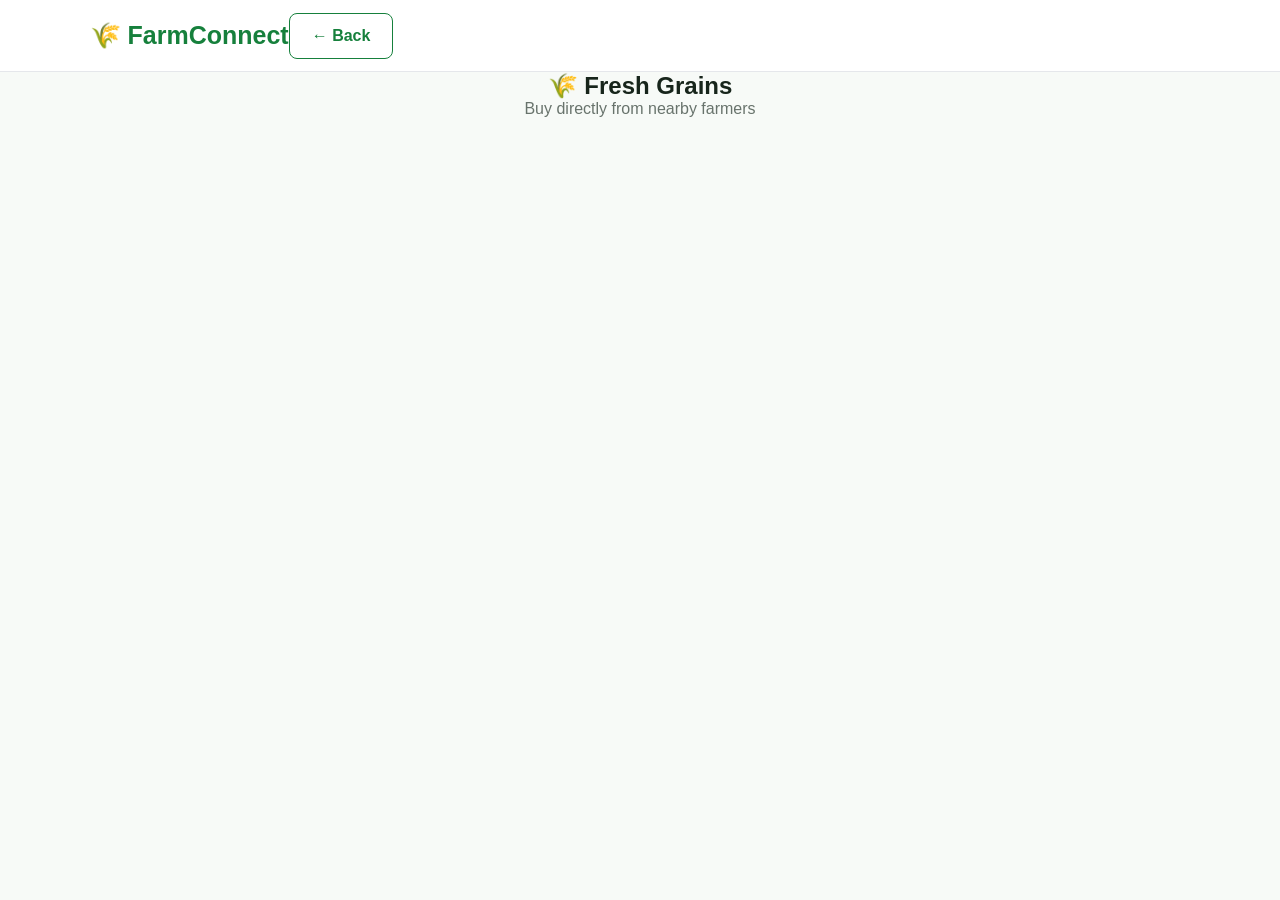
<file: grains.html>
<!DOCTYPE html>
<html lang="en">
<head>
    <meta charset="UTF-8">
    <meta name="viewport" content="width=device-width, initial-scale=1.0">

    <title>Grains | FarmConnect</title>

    <link rel="stylesheet" href="css/style.css">
</head>

<body>

<header class="header">

    <div class="logo">
        🌾 FarmConnect
    </div>

    <a href="customer.html" class="secondary-btn">
        ← Back
    </a>

</header>


<section class="customer-section">

    <div class="section-heading">

        <h1>🌾 Fresh Grains</h1>

        <p>
            Buy directly from nearby farmers
        </p>

    </div>


    <div id="productList" class="product-grid"></div>

</section>


<script src="js/products.js"></script>


<script>

const products = getProductsByCategory("grains");

const productList =
    document.getElementById("productList");


function showProducts() {

    productList.innerHTML = "";


    if (products.length === 0) {

        productList.innerHTML = `

            <div class="empty-state">

                <h2>No grains available</h2>

                <p>
                    Farmers have not added grains yet.
                </p>

            </div>

        `;

        return;
    }


    products.forEach(product => {

        const optionText =
            product.option === "self"
            ? "🛍 Self Buying"
            : "🚚 Delivery Available";


        const productId =
            product.farmerProduct
            ? "farmer_" + product.id
            : product.id;


        productList.innerHTML += `

            <div class="product-card">

                <div class="product-image">

                    <span style="font-size:70px;">
                        ${product.emoji}
                    </span>

                </div>


                <div class="product-info">

                    <h3>${product.name}</h3>

                    <h2>₹${product.price}/kg</h2>


                    <p>
                        👨‍🌾 ${product.farmer}
                    </p>


                    <p>
                        📍 ${getProductDistance(product)}
                    </p>


                    <span class="${
                        product.option === "self"
                        ? "self-buy"
                        : "delivery"
                    }">

                        ${optionText}

                    </span>


                    <br><br>


                    <a
                        href="product.html?product=${productId}"
                        class="main-btn"
                    >
                        View Details
                    </a>

                </div>

            </div>

        `;

    });

}


showProducts();

</script>
    <script src="js/location.js"></script>
<script src="js/products.js"></script>

</body>
</html>
</file>
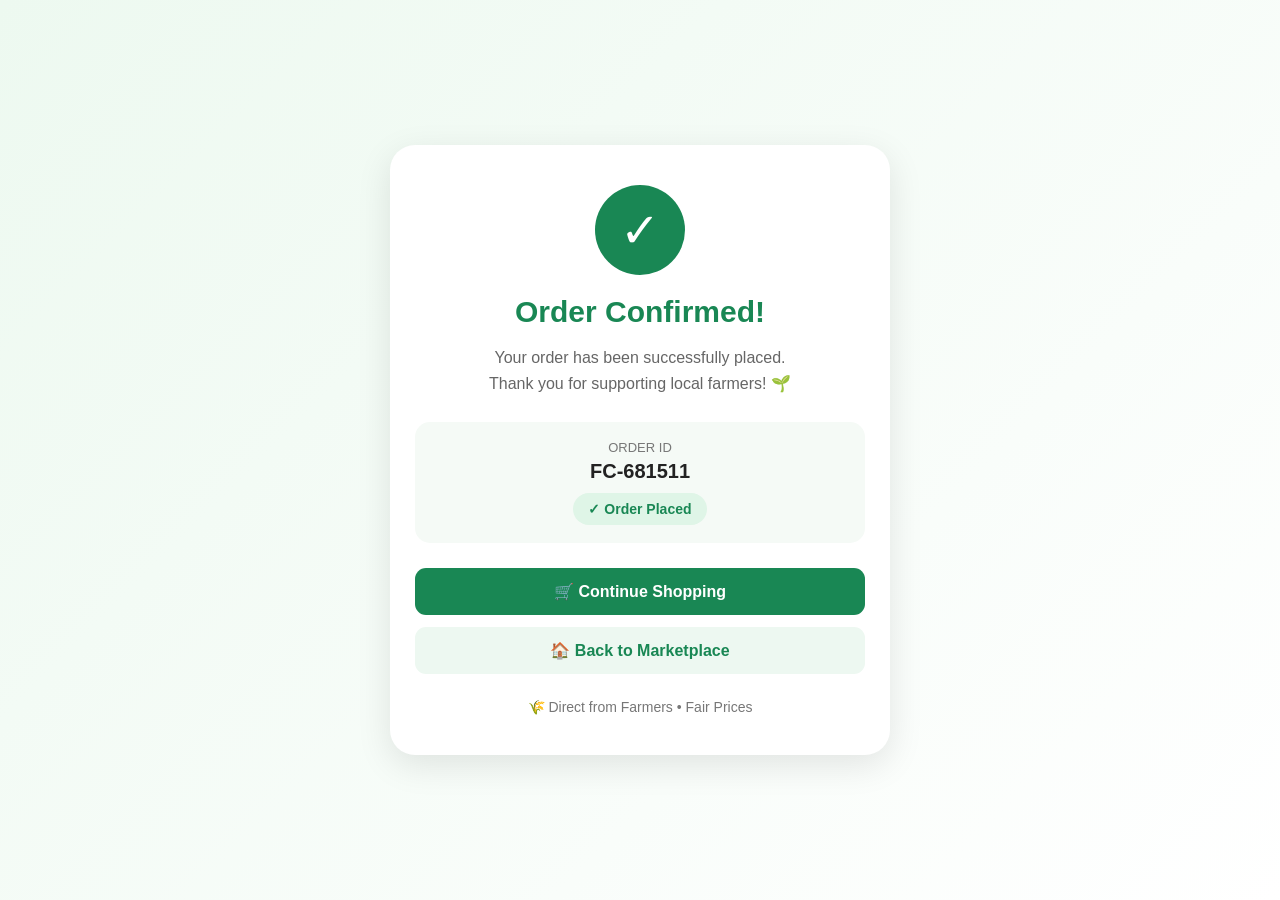
<file: order.html>
<!DOCTYPE html>
<html lang="en">

<head>

    <meta charset="UTF-8">

    <meta
        name="viewport"
        content="width=device-width, initial-scale=1.0">

    <title>FarmConnect | Order Confirmed</title>

    <style>

        * {
            box-sizing: border-box;
        }

        body {

            margin: 0;

            font-family: Arial, sans-serif;

            background:
                linear-gradient(
                    135deg,
                    #edf9f0,
                    #ffffff
                );

            min-height: 100vh;

            display: flex;

            align-items: center;

            justify-content: center;

            padding: 20px;

            animation:
                pageEnter
                0.7s
                ease-out;

        }


        @keyframes pageEnter {

            from {

                opacity: 0;

                transform:
                    translateY(80px);

            }

            to {

                opacity: 1;

                transform:
                    translateY(0);

            }

        }


        .order-card {

            width: 100%;

            max-width: 500px;

            background: white;

            border-radius: 25px;

            padding: 40px 25px;

            text-align: center;

            box-shadow:
                0 10px 35px
                rgba(0,0,0,0.10);

        }


        .success-icon {

            width: 90px;

            height: 90px;

            margin: 0 auto 20px;

            border-radius: 50%;

            background: #198754;

            color: white;

            display: flex;

            align-items: center;

            justify-content: center;

            font-size: 48px;

            animation:
                successPop
                0.7s
                ease-out;

        }


        @keyframes successPop {

            0% {

                transform:
                    scale(0);

                opacity: 0;

            }

            70% {

                transform:
                    scale(1.15);

            }

            100% {

                transform:
                    scale(1);

                opacity: 1;

            }

        }


        h1 {

            color: #198754;

            margin:
                10px 0;

            font-size: 30px;

        }


        .message {

            color: #666;

            font-size: 16px;

            line-height: 1.6;

            margin-bottom: 25px;

        }


        .order-box {

            background: #f5faf6;

            border-radius: 15px;

            padding: 18px;

            margin-bottom: 25px;

        }


        .order-label {

            color: #777;

            font-size: 13px;

            margin-bottom: 5px;

        }


        .order-id {

            color: #222;

            font-size: 20px;

            font-weight: bold;

        }


        .status {

            display: inline-block;

            background: #dff5e7;

            color: #198754;

            padding:
                8px 15px;

            border-radius: 20px;

            font-size: 14px;

            font-weight: bold;

            margin-top: 10px;

        }


        .button {

            display: block;

            width: 100%;

            padding: 14px;

            border-radius: 11px;

            text-decoration: none;

            font-weight: bold;

            margin-top: 12px;

            transition:
                0.25s;

        }


        .primary {

            background: #198754;

            color: white;

        }


        .primary:hover {

            background: #146c43;

            transform:
                translateY(-2px);

        }


        .secondary {

            background: #edf8f1;

            color: #198754;

        }


        .secondary:hover {

            background: #dff3e6;

        }


        .thank-you {

            margin-top: 25px;

            color: #777;

            font-size: 14px;

        }

    </style>

</head>


<body>


<div class="order-card">


    <div class="success-icon">

        ✓

    </div>


    <h1>

        Order Confirmed!

    </h1>


    <p class="message">

        Your order has been successfully placed.

        <br>

        Thank you for supporting local farmers! 🌱

    </p>


    <div class="order-box">


        <div class="order-label">

            ORDER ID

        </div>


        <div
            class="order-id"
            id="orderId">

            FC-000000

        </div>


        <div class="status">

            ✓ Order Placed

        </div>


    </div>


    <a
        href="products.html"
        class="button primary">

        🛒 Continue Shopping

    </a>


    <a
        href="customer.html"
        class="button secondary">

        🏠 Back to Marketplace

    </a>


    <div class="thank-you">

        🌾 Direct from Farmers • Fair Prices

    </div>


</div>



<script>


/* =====================================
   GENERATE ORDER ID
===================================== */

function generateOrderId() {


    const randomNumber =

        Math.floor(
            100000 +
            Math.random() * 900000
        );


    return "FC-" + randomNumber;

}


document.getElementById(
    "orderId"
).innerText =
    generateOrderId();


</script>


</body>

</html>
</file>
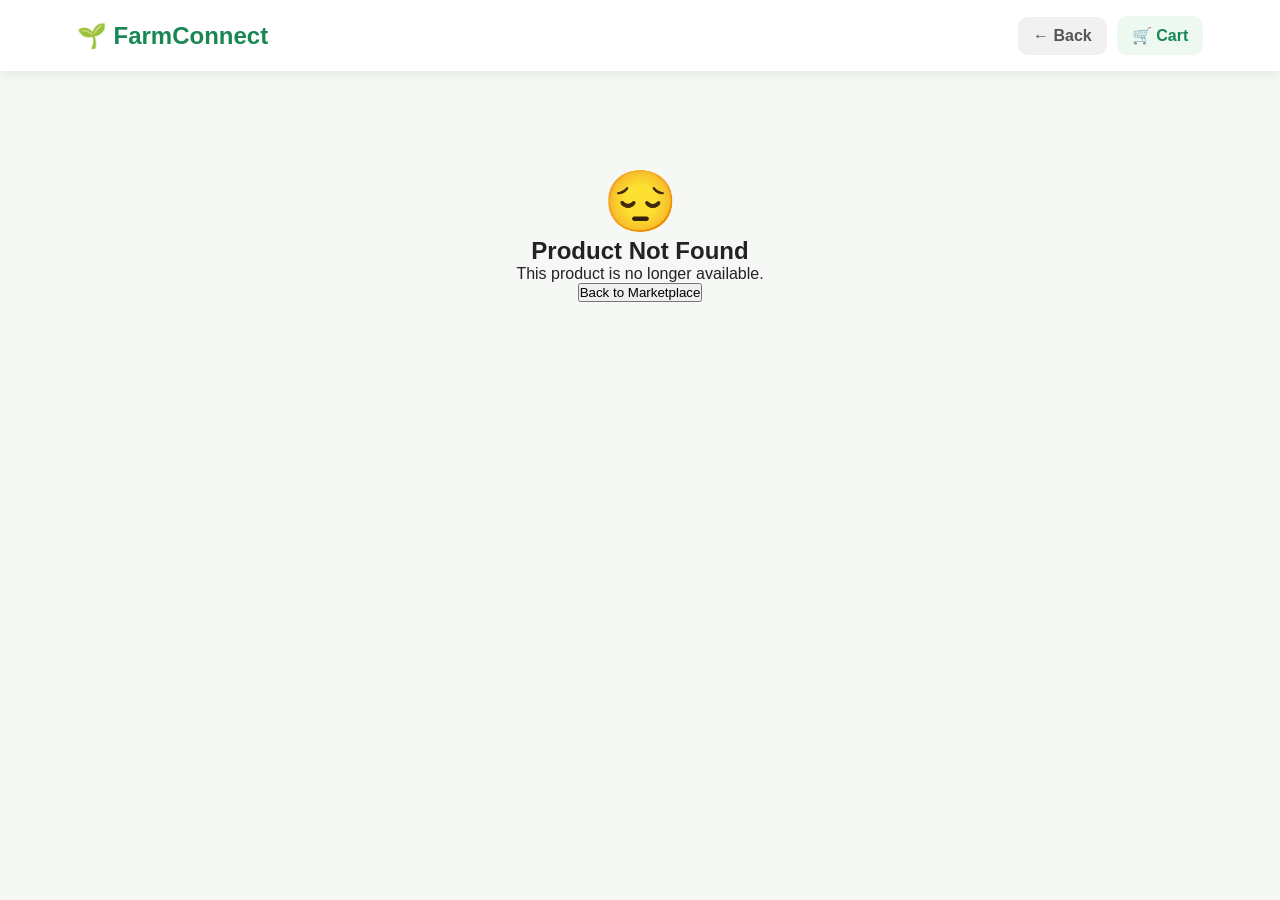
<file: product.html>
<!DOCTYPE html>
<html lang="en">

<head>

    <meta charset="UTF-8">

    <meta
        name="viewport"
        content="width=device-width, initial-scale=1.0">

    <title>FarmConnect | Product Details</title>

    <link
        rel="stylesheet"
        href="css/style.css">

    <style>

        * {
            box-sizing: border-box;
        }

        body {
            margin: 0;
            font-family: Arial, sans-serif;
            background: #f6f8f5;
            color: #222;

            animation: pageEnter 0.55s ease-out;
        }

        @keyframes pageEnter {

            from {
                opacity: 0;
                transform: translateY(70px);
            }

            to {
                opacity: 1;
                transform: translateY(0);
            }

        }


        /* ==============================
           HEADER
        ============================== */

        .topbar {

            background: white;

            padding: 16px 6%;

            display: flex;

            justify-content: space-between;

            align-items: center;

            box-shadow:
                0 2px 12px
                rgba(0,0,0,0.08);

            position: sticky;

            top: 0;

            z-index: 100;

        }


        .logo {

            color: #198754;

            font-size: 24px;

            font-weight: bold;

        }


        .header-actions {

            display: flex;

            gap: 10px;

            align-items: center;

        }


        .back-btn,
        .cart-btn {

            text-decoration: none;

            padding: 10px 15px;

            border-radius: 10px;

            font-weight: bold;

        }


        .back-btn {

            color: #555;

            background: #f1f1f1;

        }


        .cart-btn {

            color: #198754;

            background: #edf8f1;

        }


        /* ==============================
           MAIN CONTAINER
        ============================== */

        .product-container {

            width: 92%;

            max-width: 1100px;

            margin: 45px auto 70px;

        }


        .product-card {

            background: white;

            border-radius: 24px;

            box-shadow:
                0 8px 30px
                rgba(0,0,0,0.08);

            overflow: hidden;

            display: grid;

            grid-template-columns:
                1fr 1fr;

        }


        /* ==============================
           PRODUCT IMAGE
        ============================== */

        .product-image-section {

            min-height: 500px;

            background:
                linear-gradient(
                    135deg,
                    #edf8f1,
                    #f7fbf5
                );

            display: flex;

            align-items: center;

            justify-content: center;

            padding: 30px;

        }


        #productImage {

            width: 100%;

            height: 430px;

            border-radius: 20px;

            overflow: hidden;

            display: flex;

            align-items: center;

            justify-content: center;

            background: white;

        }


        #productImage img {

            width: 100%;

            height: 100%;

            object-fit: cover;

        }


        .big-emoji {

            font-size: 150px;

        }


        /* ==============================
           PRODUCT INFORMATION
        ============================== */

        .product-info-section {

            padding: 45px;

        }


        .category-label {

            display: inline-block;

            background: #edf8f1;

            color: #198754;

            padding: 7px 12px;

            border-radius: 20px;

            font-size: 13px;

            font-weight: bold;

            margin-bottom: 15px;

        }


        #productName {

            font-size: 38px;

            margin: 0 0 12px;

        }


        #productPrice {

            color: #198754;

            font-size: 28px;

            font-weight: bold;

            margin-bottom: 25px;

        }


        .details-box {

            border-top: 1px solid #eee;

            border-bottom: 1px solid #eee;

            padding: 20px 0;

            margin-bottom: 25px;

        }


        .detail-row {

            display: flex;

            justify-content: space-between;

            gap: 20px;

            padding: 9px 0;

            font-size: 15px;

        }


        .detail-label {

            color: #777;

        }


        .detail-value {

            font-weight: bold;

            text-align: right;

        }


        .available-box {

            background: #f7faf7;

            padding: 14px;

            border-radius: 12px;

            margin-bottom: 20px;

            color: #444;

        }


        /* ==============================
           QUANTITY
        ============================== */

        .quantity-title {

            font-weight: bold;

            margin-bottom: 10px;

        }


        .quantity-control {

            display: flex;

            align-items: center;

            width: fit-content;

            border: 1px solid #ddd;

            border-radius: 12px;

            overflow: hidden;

            margin-bottom: 25px;

        }


        .quantity-control button {

            width: 45px;

            height: 45px;

            border: none;

            background: #f2f2f2;

            font-size: 22px;

            cursor: pointer;

        }


        #buyQuantity {

            width: 65px;

            height: 45px;

            border: none;

            text-align: center;

            font-size: 17px;

            outline: none;

        }


        /* ==============================
           BUTTONS
        ============================== */

        .action-buttons {

            display: grid;

            grid-template-columns: 1fr 1fr;

            gap: 12px;

        }


        .action-btn {

            border: none;

            padding: 15px;

            border-radius: 12px;

            font-size: 15px;

            font-weight: bold;

            cursor: pointer;

            transition: 0.2s;

        }


        .cart-action {

            background: #fff3e8;

            color: #e66b00;

        }


        .buy-action {

            background: #198754;

            color: white;

        }


        .action-btn:hover {

            transform: translateY(-2px);

        }


        /* ==============================
           INFO SECTION
        ============================== */

        .benefits {

            margin-top: 25px;

            display: grid;

            gap: 10px;

        }


        .benefit {

            background: #f8faf8;

            padding: 12px;

            border-radius: 10px;

            font-size: 14px;

        }


        /* ==============================
           MOBILE
        ============================== */

        @media(max-width: 800px) {

            .product-card {

                grid-template-columns: 1fr;

            }


            .product-image-section {

                min-height: 350px;

                padding: 20px;

            }


            #productImage {

                height: 330px;

            }


            .product-info-section {

                padding: 28px 22px;

            }


            #productName {

                font-size: 30px;

            }


            #productPrice {

                font-size: 24px;

            }

        }


        @media(max-width: 500px) {

            .logo {

                font-size: 19px;

            }


            .back-btn {

                display: none;

            }


            .product-container {

                margin-top: 25px;

            }


            .action-buttons {

                grid-template-columns: 1fr;

            }


            .detail-row {

                font-size: 14px;

            }

        }

    </style>

</head>


<body>


<!-- ==============================
     HEADER
============================== -->

<header class="topbar">

    <div class="logo">

        🌱 FarmConnect

    </div>


    <div class="header-actions">

        <a
            href="customer.html"
            class="back-btn">

            ← Back

        </a>


        <a
            href="cart.html"
            class="cart-btn">

            🛒 Cart

        </a>

    </div>

</header>



<!-- ==============================
     PRODUCT
============================== -->

<main class="product-container">


    <div class="product-card">


        <!-- PRODUCT IMAGE -->

        <section class="product-image-section">

            <div id="productImage">

                <div class="big-emoji">
                    🌾
                </div>

            </div>

        </section>



        <!-- PRODUCT INFORMATION -->

        <section class="product-info-section">


            <div class="category-label">

                🌱 Direct From Farmer

            </div>


            <h1 id="productName">

                Product

            </h1>


            <div id="productPrice">

                ₹0 / kg

            </div>



            <!-- DETAILS -->

            <div class="details-box">


                <div class="detail-row">

                    <span class="detail-label">

                        Farmer

                    </span>

                    <span
                        class="detail-value"
                        id="productFarmer">

                        —

                    </span>

                </div>


                <div class="detail-row">

                    <span class="detail-label">

                        Location

                    </span>

                    <span
                        class="detail-value"
                        id="productLocation">

                        —

                    </span>

                </div>


                <div class="detail-row">

                    <span class="detail-label">

                        Distance

                    </span>

                    <span
                        class="detail-value"
                        id="productDistance">

                        —

                    </span>

                </div>


                <div class="detail-row">

                    <span class="detail-label">

                        Buying Option

                    </span>

                    <span
                        class="detail-value"
                        id="buyingOption">

                        —

                    </span>

                </div>

            </div>



            <!-- AVAILABLE QUANTITY -->

            <div
                class="available-box"
                id="availableQuantity">

                📦 Available: —

            </div>



            <!-- QUANTITY -->

            <div class="quantity-title">

                Select Quantity (kg)

            </div>


            <div class="quantity-control">


                <button
                    type="button"
                    onclick="decreaseQuantity()">

                    −

                </button>


                <input
                    type="number"
                    id="buyQuantity"
                    value="1"
                    min="1"
                    readonly>


                <button
                    type="button"
                    onclick="increaseQuantity()">

                    +

                </button>


            </div>



            <!-- ACTION BUTTONS -->

            <div class="action-buttons">


                <button
                    type="button"
                    class="action-btn cart-action"
                    onclick="addToCart()">

                    🛒 Add to Cart

                </button>


                <button
                    type="button"
                    class="action-btn buy-action"
                    onclick="buyNow()">

                    ⚡ Buy Now

                </button>


            </div>



            <!-- BENEFITS -->

            <div class="benefits">


                <div class="benefit">

                    🌾 Direct farmer connection

                </div>


                <div class="benefit">

                    💰 Fair pricing for farmers

                </div>


                <div class="benefit">

                    🚚 Delivery or self-pickup

                </div>


                <div class="benefit">

                    📍 Nearby local produce

                </div>

            </div>


        </section>


    </div>


</main>



<!-- PRODUCT DATABASE -->

<script src="js/products.js"></script>


<!-- PRODUCT LOGIC -->

<script src="js/product.js"></script>


</body>

                  </html>
</file>
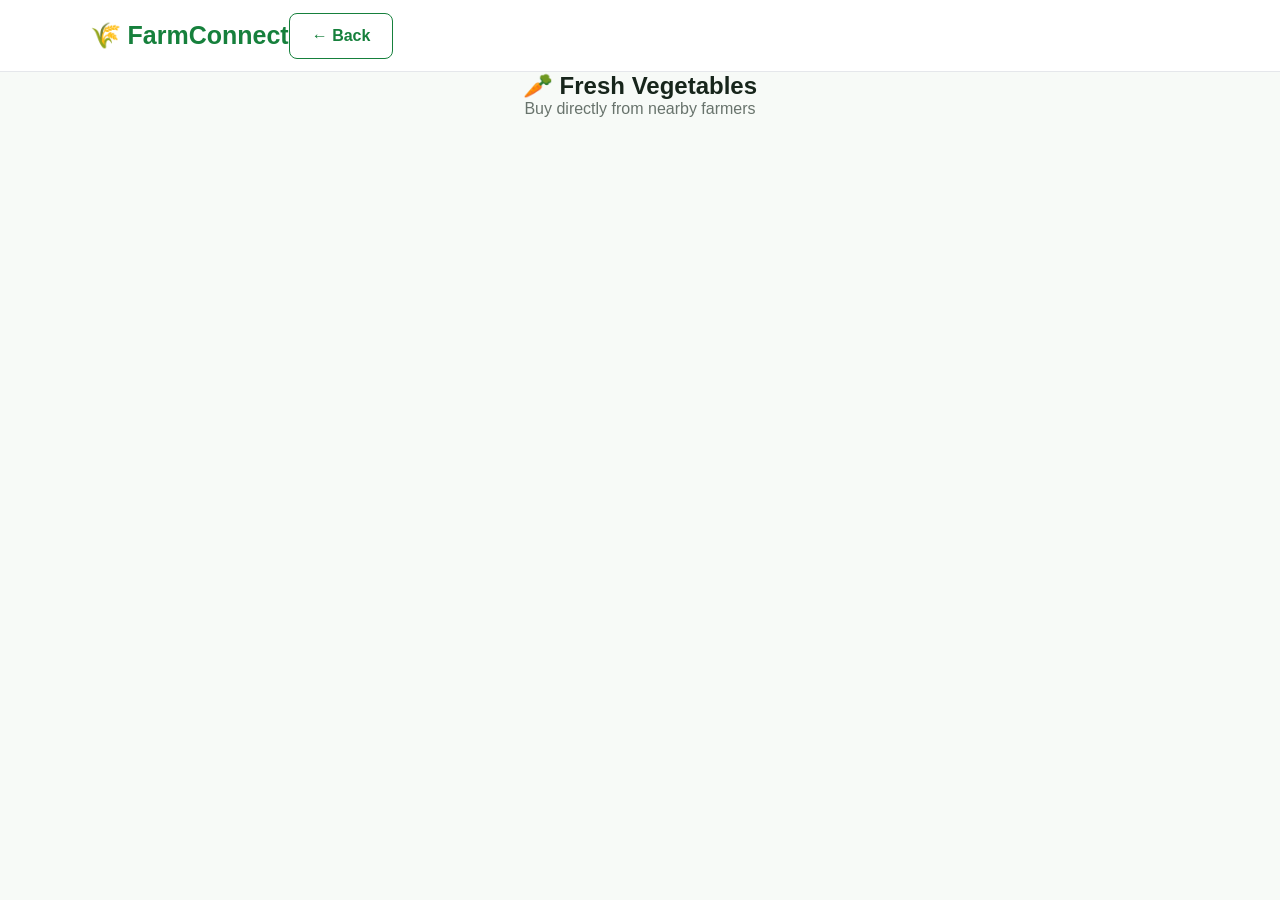
<file: vegetables.html>
<!DOCTYPE html>
<html lang="en">
<head>
    <meta charset="UTF-8">
    <meta name="viewport" content="width=device-width, initial-scale=1.0">

    <title>Vegetables | FarmConnect</title>

    <link rel="stylesheet" href="css/style.css">
</head>

<body>

<header class="header">

    <div class="logo">
        🌾 FarmConnect
    </div>

    <a href="customer.html" class="secondary-btn">
        ← Back
    </a>

</header>


<section class="customer-section">

    <div class="section-heading">

        <h1>🥕 Fresh Vegetables</h1>

        <p>
            Buy directly from nearby farmers
        </p>

    </div>


    <div id="productList" class="product-grid"></div>

</section>


<script src="js/products.js"></script>


<script>

const products = getProductsByCategory("vegetables");

const productList =
    document.getElementById("productList");


function showProducts() {

    productList.innerHTML = "";


    if (products.length === 0) {

        productList.innerHTML = `

            <div class="empty-state">

                <h2>No vegetables available</h2>

                <p>
                    Farmers have not added vegetables yet.
                </p>

            </div>

        `;

        return;
    }


    products.forEach(product => {

        const optionText =
            product.option === "self"
            ? "🛍 Self Buying"
            : "🚚 Delivery Available";


        const productId =
            product.farmerProduct
            ? "farmer_" + product.id
            : product.id;


        productList.innerHTML += `

            <div class="product-card">

                <div class="product-image">

                    <span style="font-size:70px;">
                        ${product.emoji}
                    </span>

                </div>


                <div class="product-info">

                    <h3>${product.name}</h3>

                    <h2>₹${product.price}/kg</h2>


                    <p>
                        👨‍🌾 ${product.farmer}
                    </p>


                    <p>
                        📍${getProductDistance(product)}
                    </p>


                    <span class="${
                        product.option === "self"
                        ? "self-buy"
                        : "delivery"
                    }">

                        ${optionText}

                    </span>


                    <br><br>


                    <a
                        href="product.html?product=${productId}"
                        class="main-btn"
                    >
                        View Details
                    </a>

                </div>

            </div>

        `;

    });

}


showProducts();

</script>
<script src="js/location.js"></script>
<script src="js/products.js"></script>
</body>
</html>
</file>
<file: css/style.css>
* {
    margin: 0;
    padding: 0;
    box-sizing: border-box;
}


body {

    font-family:
        Arial,
        sans-serif;

    background: #f7faf7;

    color: #17251b;

}


/* HEADER */

.header {

    height: 72px;

    background: white;

    display: flex;

    align-items: center;

    padding: 0 7%;

    border-bottom:
        1px solid #e5e7eb;

}


.logo {

    font-size: 25px;

    font-weight: 800;

    color: #16803c;

}


/* HERO */

.hero {

    min-height: 570px;

    display: flex;

    align-items: center;

    padding: 70px 8%;

    background:

        linear-gradient(
            rgba(0,0,0,0.50),
            rgba(0,0,0,0.50)
        ),

        url("../images/farmer.jpg");

    background-size: cover;

    background-position: center;

}


.hero-content {

    max-width: 700px;

    color: white;

}


.tag {

    display: inline-block;

    padding: 8px 15px;

    border-radius: 30px;

    background: #e7f6eb;

    color: #16803c;

    font-size: 13px;

    font-weight: 700;

    margin-bottom: 18px;

}


.hero h1 {

    font-size: 55px;

    line-height: 1.08;

    margin-bottom: 20px;

}


.hero p {

    font-size: 19px;

    line-height: 1.6;

    max-width: 600px;

}


.hero-buttons {

    display: flex;

    gap: 15px;

    margin-top: 30px;

    flex-wrap: wrap;

}


.main-btn,
.secondary-btn {

    padding: 15px 24px;

    border-radius: 10px;

    text-decoration: none;

    font-weight: bold;

}


.main-btn {

    background: #16803c;

    color: white;

}


.secondary-btn {

    background: white;

    color: #16803c;

}


/* SECTION */

.section {

    padding: 80px 7%;

}


.section-heading {

    text-align: center;

    max-width: 750px;

    margin: auto;

    margin-bottom: 45px;

}


.section-heading span {

    color: #16803c;

    font-size: 13px;

    font-weight: bold;

}


.section-heading h2 {

    font-size: 36px;

    margin: 12px 0;

}


.section-heading p {

    color: #68736c;

}


/* STEPS */

.steps {

    display: grid;

    grid-template-columns:
        repeat(4, 1fr);

    gap: 22px;

    max-width: 1150px;

    margin: auto;

}


.step-card {

    background: white;

    padding: 30px 22px;

    border-radius: 18px;

    text-align: center;

    box-shadow:
        0 8px 25px
        rgba(0,0,0,0.06);

}


.step-icon {

    font-size: 42px;

    margin-bottom: 18px;

}


.step-card h3 {

    margin-bottom: 10px;

}


.step-card p {

    color: #68736c;

    line-height: 1.6;

}


/* BENEFITS */

.benefit-section {

    padding: 80px 10%;

    background: white;

}


.benefit-content {

    max-width: 850px;

    margin: auto;

}


.benefit-content h2 {

    font-size: 40px;

    margin: 15px 0;

}


.benefit-content > p {

    color: #68736c;

    font-size: 17px;

    line-height: 1.7;

}


.benefit-list {

    margin-top: 25px;

    display: grid;

    gap: 14px;

}


.benefit-list div {

    padding: 15px;

    background: #f1f8f2;

    border-radius: 10px;

    color: #176b35;

    font-weight: 600;

}


/* FOOTER */

footer {

    background: #10291a;

    color: white;

    text-align: center;

    padding: 45px 20px;

}


footer h3 {

    font-size: 24px;

    margin-bottom: 10px;

}


footer p {

    color: #c8d4cc;

    margin-top: 7px;

}


/* MOBILE */

@media(max-width: 800px) {


    .hero {

        min-height: 600px;

        padding: 50px 25px;

    }


    .hero h1 {

        font-size: 38px;

    }


    .hero p {

        font-size: 16px;

    }


    .steps {

        grid-template-columns: 1fr;

    }


    .section {

        padding: 60px 20px;

    }


    .benefit-section {

        padding: 60px 25px;

    }


    .benefit-content h2 {

        font-size: 30px;

    }

}

/* CUSTOMER HERO */

.customer-hero {

    min-height: 400px;

    padding: 80px 8%;

    display: flex;

    align-items: center;

    background:
        linear-gradient(
            rgba(22,128,60,0.90),
            rgba(22,128,60,0.90)
        );

    color: white;

}


.customer-hero h1 {

    font-size: 48px;

    margin: 15px 0;

}


.customer-hero p {

    font-size: 18px;

    line-height: 1.6;

}


.location-button {

    margin-top: 25px;

    padding: 14px 22px;

    border: none;

    border-radius: 10px;

    background: white;

    color: #16803c;

    font-weight: bold;

    cursor: pointer;

}


.location-text {

    margin-top: 12px;

    font-size: 14px !important;

}


/* CATEGORY ICON */

.category-icon {

    height: 180px;

    display: flex;

    align-items: center;

    justify-content: center;

    font-size: 85px;

    background: #eef8ef;

}


/* NEARBY */

.nearby-section {

    padding: 80px 7%;

    background: #f7faf7;

}


.nearby-box {

    max-width: 650px;

    margin: auto;

    background: white;

    text-align: center;

    padding: 45px 30px;

    border-radius: 20px;

    box-shadow:
        0 8px 30px
        rgba(0,0,0,0.07);

}


.nearby-icon {

    font-size: 50px;

    margin-bottom: 15px;

}


.nearby-box h3 {

    font-size: 25px;

    margin-bottom: 10px;

}


.nearby-box p {

    color: #68736c;

    line-height: 1.6;

    margin-bottom: 25px;

}


.main-btn {

    display: inline-block;

    border: none;

    cursor: pointer;

}

/* PRODUCTS HEADER */

.products-header {

    text-align: center;

    padding: 70px 20px 40px;

    background: #f1f8f2;

}


.products-header h1 {

    font-size: 42px;

    margin: 15px 0;

}


.products-header p {

    color: #68736c;

}


/* SEARCH */

.search-container {

    max-width: 650px;

    margin: 30px auto;

    padding: 0 20px;

}


.search-container input {

    width: 100%;

    padding: 16px 20px;

    border: 1px solid #d7dfd9;

    border-radius: 12px;

    font-size: 16px;

    outline: none;

}


.search-container input:focus {

    border-color: #16803c;

}


/* PRODUCTS */

.products-section {

    padding: 20px 7% 80px;

}


.products-grid {

    display: grid;

    grid-template-columns:
        repeat(4, 1fr);

    gap: 22px;

    max-width: 1200px;

    margin: auto;

}


.product-card {

    background: white;

    border-radius: 16px;

    overflow: hidden;

    box-shadow:
        0 7px 25px
        rgba(0,0,0,0.07);

    transition: 0.25s;

}


.product-card:hover {

    transform:
        translateY(-5px);

}


.product-image {

    height: 190px;

    display: flex;

    align-items: center;

    justify-content: center;

    background: #f1f8f2;

    font-size: 80px;

}


.product-info {

    padding: 20px;

}


.product-info h3 {

    font-size: 21px;

    margin-bottom: 8px;

}


.product-info h4 {

    color: #16803c;

    font-size: 19px;

    margin-bottom: 12px;

}


.product-info p {

    color: #68736c;

    font-size: 14px;

    margin-bottom: 7px;

}


.self-buy,
.delivery {

    display: inline-block;

    padding: 6px 9px;

    border-radius: 6px;

    font-size: 12px;

    font-weight: bold;

    margin-top: 8px;

}


.self-buy {

    background: #e8f7ec;

    color: #16803c;

}


.delivery {

    background: #e8f0ff;

    color: #315ca8;

}


.product-btn {

    display: block;

    text-align: center;

    text-decoration: none;

    background: #16803c;

    color: white;

    padding: 11px;

    border-radius: 8px;

    margin-top: 15px;

    font-weight: bold;

}


/* MOBILE PRODUCTS */

@media(max-width: 1000px) {

    .products-grid {

        grid-template-columns:
            repeat(2, 1fr);

    }

}


@media(max-width: 600px) {

    .products-grid {

        grid-template-columns: 1fr;

    }

    .products-header h1 {

        font-size: 32px;

    }

    }

/* PRODUCT DETAILS */

.product-details-section {

    padding: 70px 7%;

    background: #f7faf7;

}


.product-details {

    max-width: 1100px;

    margin: auto;

    display: grid;

    grid-template-columns: 1fr 1fr;

    gap: 50px;

    align-items: start;

}


.large-product-image {

    min-height: 500px;

    background: #eef8ef;

    border-radius: 20px;

    display: flex;

    align-items: center;

    justify-content: center;

}


.large-product-image div {

    font-size: 180px;

}


.product-details-info {

    background: white;

    padding: 35px;

    border-radius: 20px;

    box-shadow:
        0 8px 30px
        rgba(0,0,0,0.06);

}


.product-details-info h1 {

    font-size: 42px;

    margin: 15px 0 8px;

}


.product-details-info h2 {

    color: #16803c;

    font-size: 28px;

    margin-bottom: 15px;

}


.available {

    color: #16803c;

    font-weight: 600;

}


.product-details-info hr {

    border: 0;

    border-top:
        1px solid #e5e7eb;

    margin: 25px 0;

}


.farmer-detail-box {

    background: #f5f8f5;

    padding: 18px;

    border-radius: 12px;

    margin-top: 15px;

}


.farmer-detail-box p {

    margin-bottom: 10px;

    color: #5e6a62;

}


.option-title {

    margin-top: 25px;

}


.buying-option {

    margin-top: 12px;

    padding: 17px;

    border-radius: 12px;

    font-weight: bold;

}


.buying-option small {

    display: block;

    margin-top: 7px;

    color: #68736c;

    font-weight: normal;

    line-height: 1.5;

}


.self-option {

    background: #e8f7ec;

    color: #16803c;

}


.delivery-option {

    background: #e8f0ff;

    color: #315ca8;

}


/* QUANTITY */

.quantity-area {

    margin-top: 25px;

}


.quantity-area label {

    display: block;

    font-weight: bold;

    margin-bottom: 10px;

}


.quantity-control {

    display: flex;

    align-items: center;

    gap: 18px;

}


.quantity-control button {

    width: 38px;

    height: 38px;

    border: none;

    border-radius: 8px;

    background: #16803c;

    color: white;

    font-size: 22px;

    cursor: pointer;

}


.quantity-control span {

    font-size: 18px;

    font-weight: bold;

}


/* TOTAL */

.total-box {

    display: flex;

    justify-content: space-between;

    margin-top: 25px;

    padding-top: 20px;

    border-top:
        1px solid #e5e7eb;

    font-size: 20px;

}


.total-box strong {

    color: #16803c;

}


/* BUTTONS */

.product-actions {

    display: grid;

    grid-template-columns: 1fr 1fr;

    gap: 12px;

    margin-top: 25px;

}


.cart-btn,
.buy-btn {

    padding: 14px;

    border: none;

    border-radius: 9px;

    font-weight: bold;

    cursor: pointer;

}


.cart-btn {

    background: #e8f7ec;

    color: #16803c;

}


.buy-btn {

    background: #16803c;

    color: white;

}


.success-message {

    color: #16803c;

    font-weight: bold;

    margin-top: 15px;

}


/* FARMER INFORMATION */

.farmer-info-section {

    padding: 70px 7%;

    background: white;

}


.farmer-info-card {

    max-width: 850px;

    margin: auto;

    display: flex;

    gap: 25px;

    align-items: center;

    padding: 30px;

    border-radius: 18px;

    background: #f7faf7;

}


.farmer-avatar {

    width: 80px;

    height: 80px;

    border-radius: 50%;

    background: #e8f7ec;

    display: flex;

    align-items: center;

    justify-content: center;

    font-size: 40px;

    flex-shrink: 0;

}


.farmer-info-card p {

    color: #68736c;

    line-height: 1.6;

    margin-top: 8px;

}


.farmer-points {

    display: flex;

    flex-wrap: wrap;

    gap: 10px;

    margin-top: 15px;

}


.farmer-points span {

    background: white;

    padding: 8px 12px;

    border-radius: 7px;

    font-size: 13px;

    color: #16803c;

}


/* MOBILE */

@media(max-width: 800px) {

    .product-details {

        grid-template-columns: 1fr;

    }


    .large-product-image {

        min-height: 320px;

    }


    .large-product-image div {

        font-size: 130px;

    }


    .product-details-info h1 {

        font-size: 34px;

    }


    .product-actions {

        grid-template-columns: 1fr;

    }


    .farmer-info-card {

        flex-direction: column;

        text-align: center;

    }

}

/* CART */

.cart-section {

    max-width: 1100px;

    margin: auto;

    padding: 60px 20px 80px;

}


.cart-items {

    display: grid;

    gap: 18px;

}


.cart-item {

    background: white;

    padding: 20px;

    border-radius: 15px;

    display: grid;

    grid-template-columns:
        100px 1fr auto;

    gap: 20px;

    align-items: center;

    box-shadow:
        0 5px 20px
        rgba(0,0,0,0.06);

}


.cart-product-image {

    width: 100px;

    height: 100px;

    border-radius: 12px;

    background: #eef8ef;

    display: flex;

    align-items: center;

    justify-content: center;

    font-size: 55px;

}


.cart-product-info h3 {

    margin-bottom: 8px;

}


.cart-product-info p {

    color: #68736c;

    font-size: 14px;

    margin-bottom: 5px;

}


.cart-price {

    text-align: right;

}


.cart-price > strong {

    display: block;

    color: #16803c;

    margin-bottom: 10px;

}


.cart-quantity {

    display: flex;

    justify-content: flex-end;

    align-items: center;

    gap: 12px;

    margin-bottom: 10px;

}


.cart-quantity button {

    width: 30px;

    height: 30px;

    border: none;

    border-radius: 6px;

    background: #16803c;

    color: white;

    font-size: 18px;

    cursor: pointer;

}


.remove-btn {

    border: none;

    background: none;

    color: #c62828;

    cursor: pointer;

    font-size: 13px;

}


/* EMPTY CART */

.empty-cart {

    text-align: center;

    background: white;

    padding: 60px 20px;

    border-radius: 18px;

}


.empty-cart > div {

    font-size: 70px;

    margin-bottom: 15px;

}


.empty-cart p {

    color: #68736c;

    margin: 10px 0 25px;

}


/* SUMMARY */

.cart-summary {

    background: white;

    max-width: 500px;

    margin: 30px 0 0 auto;

    padding: 28px;

    border-radius: 15px;

    box-shadow:
        0 5px 20px
        rgba(0,0,0,0.06);

}


.cart-summary h2 {

    margin-bottom: 20px;

}


.summary-row {

    display: flex;

    justify-content: space-between;

    margin-bottom: 15px;

    color: #68736c;

}


.summary-row strong {

    color: #17251b;

}


.cart-summary hr {

    border: none;

    border-top:
        1px solid #e5e7eb;

    margin: 20px 0;

}


.summary-total {

    display: flex;

    justify-content: space-between;

    font-size: 21px;

}


.summary-total strong {

    color: #16803c;

}


.checkout-btn {

    width: 100%;

    border: none;

    padding: 15px;

    margin-top: 25px;

    border-radius: 9px;

    background: #16803c;

    color: white;

    font-weight: bold;

    cursor: pointer;

}


@media(max-width: 700px) {

    .cart-item {

        grid-template-columns: 80px 1fr;

    }


    .cart-product-image {

        width: 80px;

        height: 80px;

        font-size: 42px;

    }


    .cart-price {

        grid-column: 1 / -1;

        text-align: left;

    }


    .cart-quantity {

        justify-content: flex-start;

    }

}


/* CHECKOUT */

.checkout-section {

    max-width: 1100px;

    margin: auto;

    padding: 50px 20px 80px;

    display: grid;

    grid-template-columns:
        1.3fr 0.7fr;

    gap: 30px;

}


.checkout-form,
.checkout-summary {

    background: white;

    padding: 30px;

    border-radius: 18px;

    box-shadow:
        0 5px 25px
        rgba(0,0,0,0.06);

}


.checkout-form h2,
.checkout-summary h2 {

    margin-bottom: 22px;

}


.checkout-form label {

    display: block;

    margin-top: 15px;

    margin-bottom: 7px;

    font-weight: 600;

}


.checkout-form input,
.checkout-form textarea {

    width: 100%;

    padding: 13px;

    border: 1px solid #d9dfdb;

    border-radius: 8px;

    font-size: 15px;

    outline: none;

    box-sizing: border-box;

}


.checkout-form textarea {

    height: 90px;

    resize: vertical;

}


.checkout-form input:focus,
.checkout-form textarea:focus {

    border-color: #16803c;

}


.checkout-method-title {

    margin-top: 30px;

}


.method-box {

    display: grid;

    gap: 12px;

}


.method-option {

    border: 1px solid #dce3de;

    padding: 15px;

    border-radius: 10px;

    cursor: pointer;

}


.method-option input {

    width: auto;

    margin-right: 10px;

}


.place-order-btn {

    width: 100%;

    margin-top: 25px;

    padding: 15px;

    border: none;

    border-radius: 9px;

    background: #16803c;

    color: white;

    font-size: 16px;

    font-weight: bold;

    cursor: pointer;

}


.checkout-message {

    text-align: center;

    margin-top: 15px;

    color: #c62828;

}


.checkout-item {

    display: grid;

    grid-template-columns:
        60px 1fr auto;

    gap: 12px;

    align-items: center;

    padding: 15px 0;

    border-bottom:
        1px solid #eeeeee;

}


.checkout-item-image {

    width: 55px;

    height: 55px;

    background: #eef8ef;

    border-radius: 10px;

    display: flex;

    justify-content: center;

    align-items: center;

    font-size: 30px;

}


.checkout-item h3 {

    margin-bottom: 5px;

}


.checkout-item p {

    font-size: 13px;

    color: #68736c;

    margin: 3px 0;

}


.checkout-item > strong {

    color: #16803c;

}


@media(max-width: 750px) {

    .checkout-section {

        grid-template-columns: 1fr;

    }

}

/* ORDER SUCCESS */

.order-success {

    max-width: 900px;

    margin: auto;

    padding: 60px 20px 80px;

    text-align: center;

}


.success-icon {

    width: 75px;

    height: 75px;

    margin: auto;

    border-radius: 50%;

    background: #16803c;

    color: white;

    display: flex;

    align-items: center;

    justify-content: center;

    font-size: 40px;

    font-weight: bold;

}


.order-success h1 {

    margin-top: 20px;

    margin-bottom: 8px;

}


.order-success > p {

    color: #68736c;

}


.order-card {

    margin-top: 35px;

    background: white;

    padding: 30px;

    border-radius: 18px;

    text-align: left;

    box-shadow:
        0 5px 25px
        rgba(0,0,0,0.06);

}


.order-top {

    display: flex;

    justify-content: space-between;

    gap: 20px;

}


.order-top span {

    display: block;

    color: #68736c;

    font-size: 13px;

    margin-bottom: 5px;

}


.order-top strong {

    color: #16803c;

}


.order-card hr {

    border: none;

    border-top:
        1px solid #eeeeee;

    margin: 25px 0;

}


.order-card h2 {

    margin-bottom: 15px;

}


.order-card > p {

    margin: 9px 0;

}


.order-product {

    display: grid;

    grid-template-columns:
        60px 1fr auto;

    gap: 15px;

    align-items: center;

    padding: 15px 0;

    border-bottom:
        1px solid #eeeeee;

}


.order-product-icon {

    width: 55px;

    height: 55px;

    border-radius: 10px;

    background: #eef8ef;

    display: flex;

    align-items: center;

    justify-content: center;

    font-size: 30px;

}


.order-product-info h3 {

    margin-bottom: 5px;

}


.order-product-info p {

    margin: 3px 0;

    color: #68736c;

    font-size: 13px;

}


.order-product > strong {

    color: #16803c;

}


.order-total {

    display: flex;

    justify-content: space-between;

    font-size: 21px;

}


.order-total strong {

    color: #16803c;

}


.buying-method {

    margin-top: 20px;

    padding: 15px;

    background: #f3f8f4;

    border-radius: 10px;

    display: flex;

    justify-content: space-between;

}


.buying-method span {

    color: #16803c;

    font-weight: bold;

}


.order-actions {

    margin-top: 30px;

    display: flex;

    justify-content: center;

    gap: 15px;

    flex-wrap: wrap;

}


.secondary-btn {

    padding: 13px 22px;

    border-radius: 8px;

    border: 1px solid #16803c;

    color: #16803c;

    text-decoration: none;

    font-weight: bold;

}


@media(max-width: 600px) {

    .order-top {

        flex-direction: column;

    }


    .order-product {

        grid-template-columns:
            55px 1fr;

    }


    .order-product > strong {

        grid-column: 2;

    }


    .buying-method {

        flex-direction: column;

        gap: 8px;

    }

}

/* FARMER DASHBOARD */

.dashboard-header {

    text-align: center;

    padding: 60px 20px 30px;

}


.dashboard-header h1 {

    margin: 15px 0 8px;

}


.dashboard-header p {

    color: #68736c;

}


.dashboard-container {

    max-width: 1100px;

    margin: auto;

    padding: 20px 20px 80px;

}


.stats-grid {

    display: grid;

    grid-template-columns:
        repeat(4, 1fr);

    gap: 18px;

}


.stat-card {

    background: white;

    padding: 22px;

    border-radius: 15px;

    display: flex;

    align-items: center;

    gap: 15px;

    box-shadow:
        0 5px 20px
        rgba(0,0,0,0.06);

}


.stat-icon {

    width: 52px;

    height: 52px;

    border-radius: 12px;

    background: #eef8ef;

    display: flex;

    align-items: center;

    justify-content: center;

    font-size: 25px;

}


.stat-card h3 {

    margin: 0 0 5px;

    font-size: 22px;

    color: #16803c;

}


.stat-card p {

    margin: 0;

    color: #68736c;

    font-size: 13px;

}


.dashboard-section {

    margin-top: 40px;

}


.dashboard-section h2 {

    margin-bottom: 20px;

}


.action-grid {

    display: grid;

    grid-template-columns:
        repeat(3, 1fr);

    gap: 20px;

}


.dashboard-action {

    background: white;

    padding: 25px;

    border-radius: 15px;

    text-decoration: none;

    color: #17251b;

    box-shadow:
        0 5px 20px
        rgba(0,0,0,0.06);

    transition: 0.2s;

}


.dashboard-action:hover {

    transform: translateY(-4px);

}


.dashboard-action > span {

    font-size: 35px;

}


.dashboard-action h3 {

    margin:
        15px 0 7px;

}


.dashboard-action p {

    color: #68736c;

    font-size: 14px;

}


.dashboard-info {

    margin-top: 45px;

    background: white;

    padding: 30px;

    border-radius: 18px;

    box-shadow:
        0 5px 20px
        rgba(0,0,0,0.05);

}


.info-grid {

    display: grid;

    grid-template-columns:
        repeat(3, 1fr);

    gap: 25px;

}


.info-grid div {

    text-align: center;

}


.info-grid span {

    font-size: 30px;

}


.info-grid h3 {

    margin:
        12px 0 7px;

}


.info-grid p {

    color: #68736c;

    font-size: 14px;

    line-height: 1.5;

}


@media(max-width: 800px) {

    .stats-grid {

        grid-template-columns:
            repeat(2, 1fr);

    }


    .action-grid {

        grid-template-columns: 1fr;

    }


    .info-grid {

        grid-template-columns: 1fr;

    }

}


@media(max-width: 500px) {

    .stats-grid {

        grid-template-columns: 1fr;

    }

}

/* ADD PRODUCT */

.add-product-section {

    max-width: 1100px;

    margin: auto;

    padding: 30px 20px 80px;

    display: grid;

    grid-template-columns:
        1.2fr 0.8fr;

    gap: 30px;

}


.product-form-card,
.product-preview-card {

    background: white;

    padding: 30px;

    border-radius: 18px;

    box-shadow:
        0 5px 25px
        rgba(0,0,0,0.06);

}


.product-form-card h2,
.product-preview-card h2 {

    margin-bottom: 20px;

}


.product-form-card label {

    display: block;

    margin-top: 17px;

    margin-bottom: 7px;

    font-weight: 600;

}


.product-form-card input,
.product-form-card select {

    width: 100%;

    box-sizing: border-box;

    padding: 13px;

    border: 1px solid #d9dfdb;

    border-radius: 8px;

    font-size: 15px;

    background: white;

}


.input-with-symbol {

    position: relative;

}


.input-with-symbol > span {

    position: absolute;

    left: 13px;

    top: 13px;

    color: #16803c;

    font-weight: bold;

}


.input-with-symbol input {

    padding-left: 30px;

}


.farmer-option-box {

    display: grid;

    gap: 12px;

}


.farmer-option {

    display: flex !important;

    gap: 12px;

    align-items: flex-start;

    border: 1px solid #dce3de;

    padding: 15px;

    border-radius: 10px;

    cursor: pointer;

}


.farmer-option input {

    width: auto !important;

    margin-top: 4px;

}


.farmer-option p {

    margin: 5px 0 0;

    color: #68736c;

    font-size: 13px;

    font-weight: normal;

}


.save-product-btn {

    width: 100%;

    margin-top: 25px;

    padding: 15px;

    border: none;

    border-radius: 9px;

    background: #16803c;

    color: white;

    font-size: 16px;

    font-weight: bold;

    cursor: pointer;

}


.product-message {

    text-align: center;

    margin-top: 15px;

}


.preview-image {

    height: 180px;

    border-radius: 15px;

    background: #eef8ef;

    display: flex;

    justify-content: center;

    align-items: center;

    font-size: 80px;

    margin-bottom: 20px;

}


.product-preview-card h3 {

    font-size: 24px;

    margin-bottom: 7px;

}


.product-preview-card p {

    color: #68736c;

    margin: 8px 0;

}


.preview-price {

    color: #16803c;

    font-size: 25px;

    font-weight: bold;

    margin: 20px 0 10px;

}


.self-buy,
.delivery {

    display: inline-block;

    padding: 7px 12px;

    border-radius: 20px;

    font-size: 13px;

    font-weight: bold;

}


.self-buy {

    background: #e7f6eb;

    color: #16803c;

}


.delivery {

    background: #e7f0ff;

    color: #1764b0;

}


@media(max-width: 750px) {

    .add-product-section {

        grid-template-columns: 1fr;

    }

}

/* FARMER PRODUCTS */

.farmer-products-section {

    max-width: 1100px;

    margin: auto;

    padding: 30px 20px 80px;

}


.products-top-bar {

    display: flex;

    justify-content: space-between;

    align-items: center;

    margin-bottom: 25px;

}


.products-top-bar h2 {

    margin-bottom: 5px;

}


.products-top-bar p {

    color: #68736c;

    margin: 0;

}


.farmer-products-grid {

    display: grid;

    grid-template-columns:
        repeat(3, 1fr);

    gap: 22px;

}


.farmer-product-card {

    background: white;

    border-radius: 16px;

    overflow: hidden;

    box-shadow:
        0 5px 20px
        rgba(0,0,0,0.06);

}


.farmer-product-image {

    height: 170px;

    background: #eef8ef;

    display: flex;

    justify-content: center;

    align-items: center;

    font-size: 75px;

}


.farmer-product-content {

    padding: 20px;

}


.product-category {

    display: inline-block;

    padding: 5px 9px;

    border-radius: 15px;

    background: #eef8ef;

    color: #16803c;

    font-size: 11px;

    font-weight: bold;

    margin-bottom: 10px;

}


.farmer-product-content h3 {

    font-size: 21px;

    margin-bottom: 8px;

}


.farmer-product-content p {

    color: #68736c;

    font-size: 14px;

    margin: 7px 0;

}


.farmer-product-price {

    color: #16803c;

    font-size: 23px;

    font-weight: bold;

    margin: 15px 0 8px;

}


.farmer-product-price span {

    font-size: 13px;

    font-weight: normal;

}


.farmer-product-bottom {

    margin-top: 18px;

    display: flex;

    justify-content: space-between;

    align-items: center;

    gap: 10px;

}


.delete-product-btn {

    border: none;

    background: #fff0f0;

    color: #c62828;

    padding: 8px 10px;

    border-radius: 7px;

    cursor: pointer;

}


.no-products {

    text-align: center;

    background: white;

    padding: 60px 20px;

    border-radius: 18px;

    box-shadow:
        0 5px 20px
        rgba(0,0,0,0.05);

}


.no-products > div {

    font-size: 65px;

    margin-bottom: 15px;

}


.no-products p {

    color: #68736c;

    margin: 10px 0 25px;

}


@media(max-width: 850px) {

    .farmer-products-grid {

        grid-template-columns:
            repeat(2, 1fr);

    }

}


@media(max-width: 600px) {

    .products-top-bar {

        flex-direction: column;

        align-items: flex-start;

        gap: 15px;

    }


    .farmer-products-grid {

        grid-template-columns: 1fr;

    }

}
</file>
